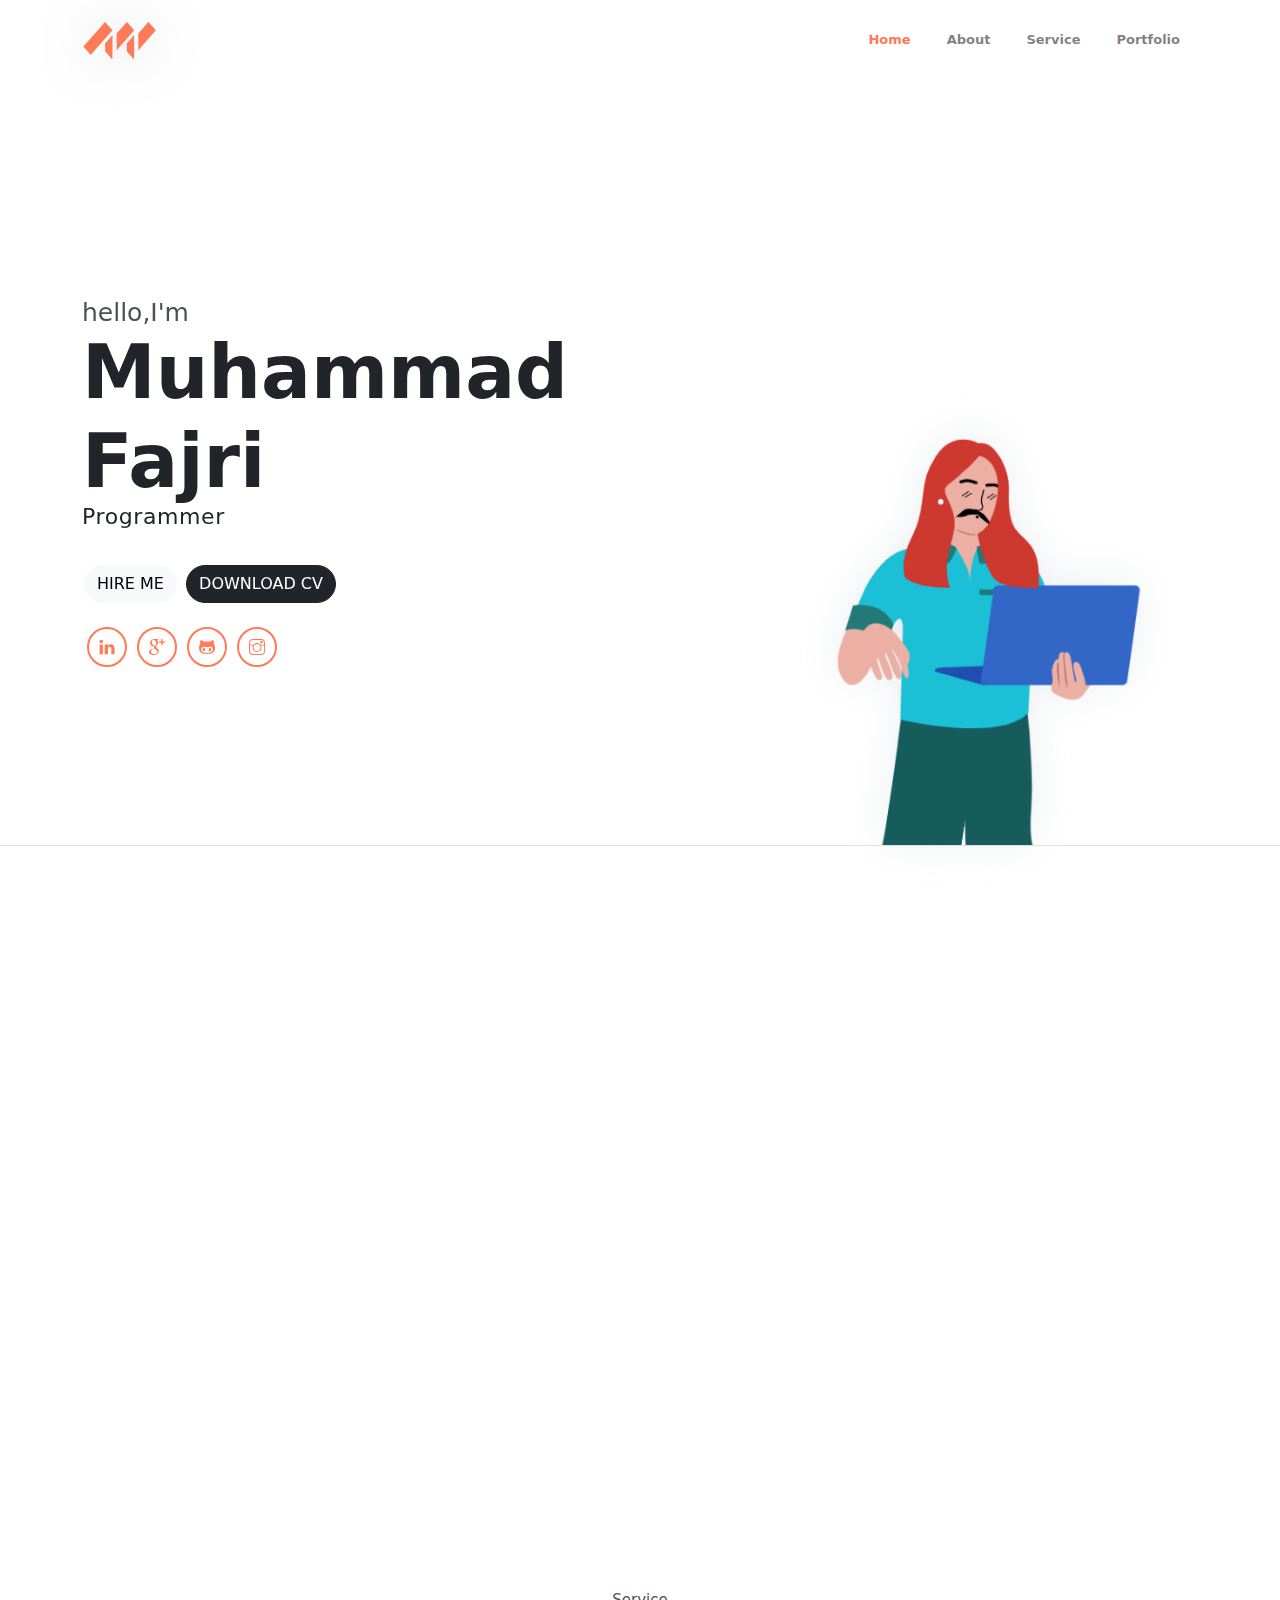
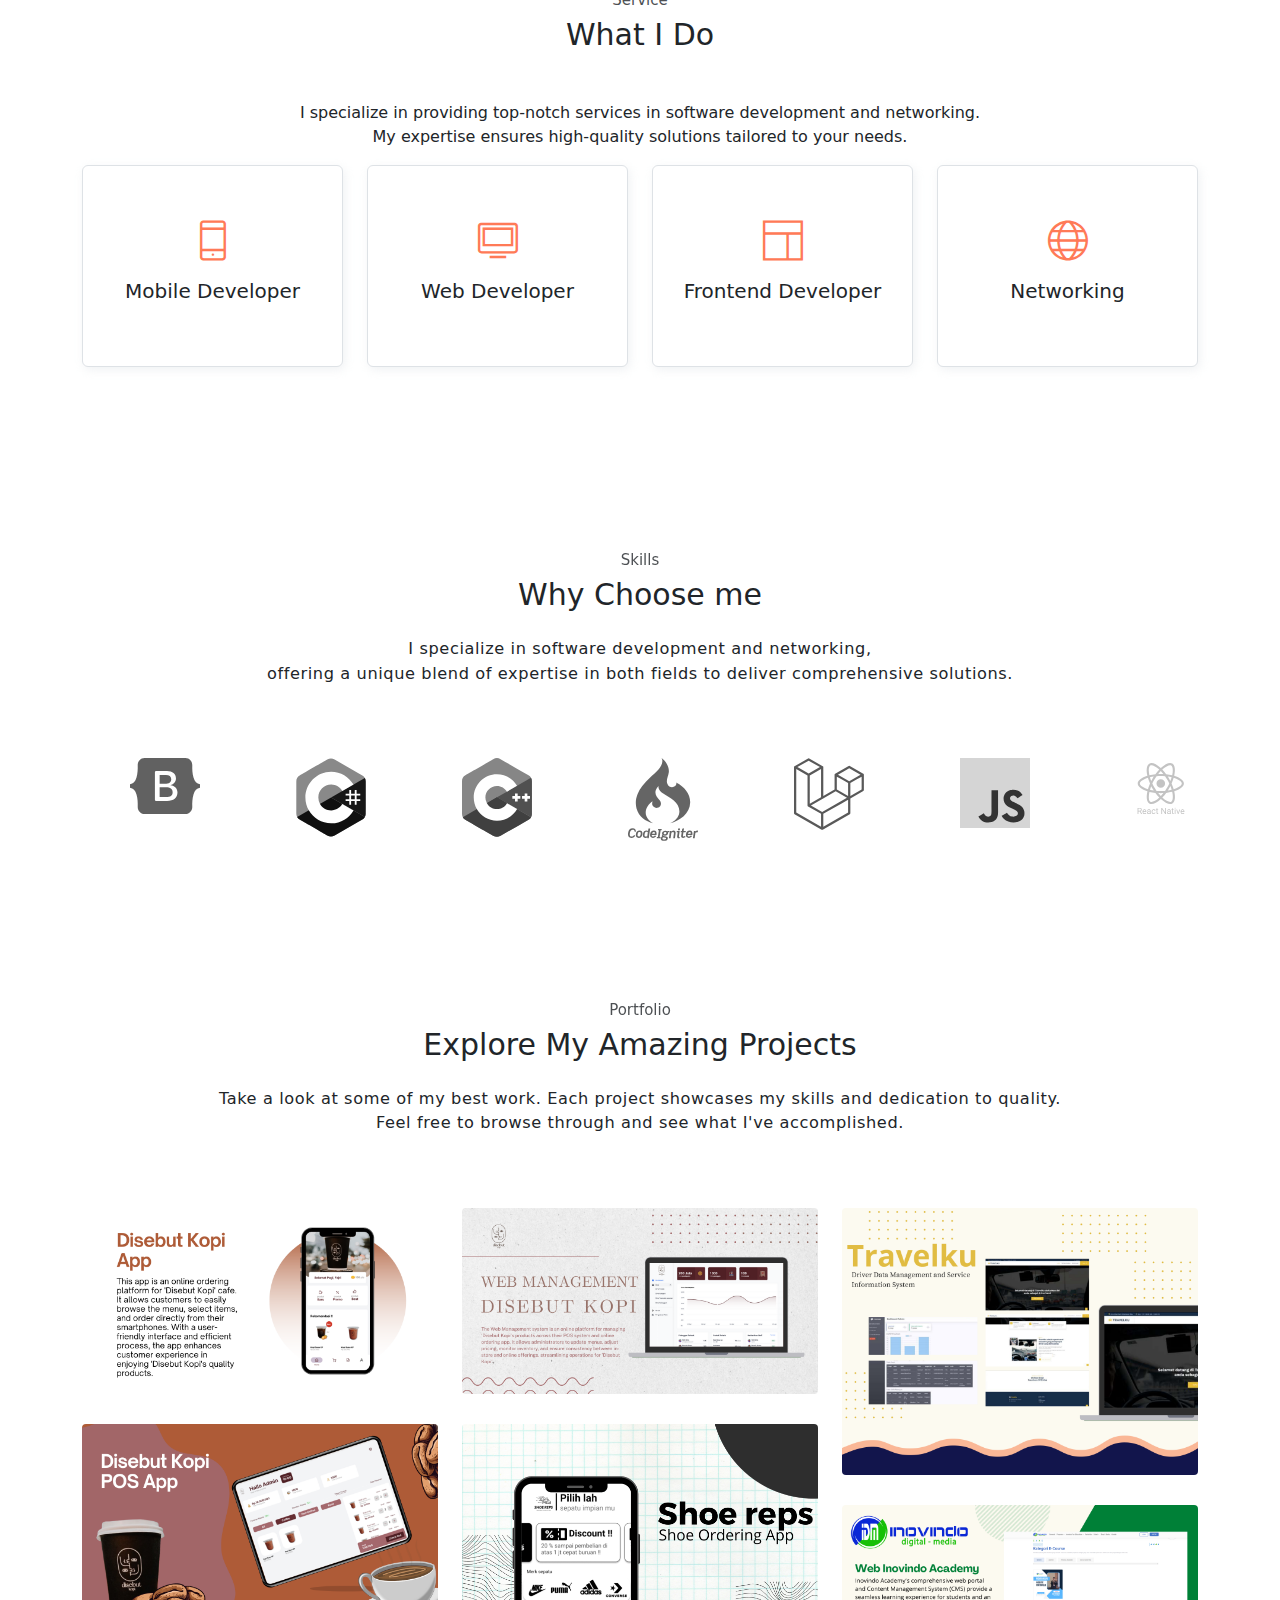
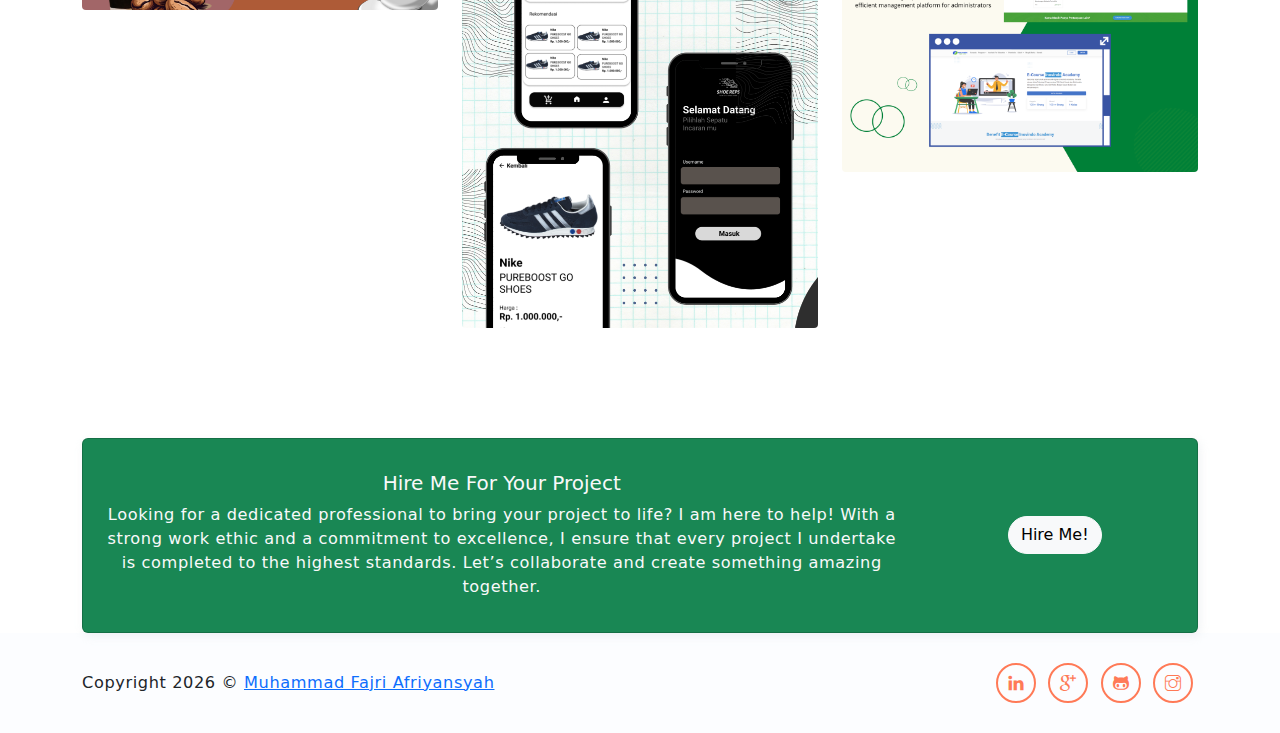
<file: index.html>
<!DOCTYPE html>
<html lang="en">
<head>
	<meta charset="utf-8">
    <meta name="viewport" content="width=device-width, initial-scale=1, shrink-to-fit=no">
    <meta name="description" content="Start your development with Steller landing page.">
    <meta name="author" content="Devcrud">
    <title>Muhammad Fajri Afriyansyah</title>
    <!-- font icons -->
    <link rel="stylesheet" href="assets/vendors/themify-icons/css/themify-icons.css">
    <!-- Bootstrap + Steller main styles -->
	<link rel="stylesheet" href="assets/css/steller.css">
    <link href="https://cdn.jsdelivr.net/npm/bootstrap@5.3.3/dist/css/bootstrap.min.css" rel="stylesheet" integrity="sha384-QWTKZyjpPEjISv5WaRU9OFeRpok6YctnYmDr5pNlyT2bRjXh0JMhjY6hW+ALEwIH" crossorigin="anonymous">
    <link rel="preconnect" href="https://fonts.googleapis.com">
    <link rel="stylesheet" href="https://anijs.github.io/lib/anicollection/anicollection.css">
    <link rel="preconnect" href="https://fonts.gstatic.com" crossorigin>
    <link href="https://fonts.googleapis.com/css2?family=New+Amsterdam&display=swap" rel="stylesheet">
    <link rel="stylesheet" href="https://unpkg.com/aos@next/dist/aos.css" />
</head>
<body data-spy="scroll" data-target=".navbar" data-offset="40" id="home">

    <!-- Page navigation -->
    <nav class="navbar navbar-expand-lg navbar-light fixed-top" data-spy="affix" data-offset-top="0">
        <div class="container">
            <a class="navbar-brand" href="#"><img src="assets/imgs/logo.svg" alt=""></a>
            <button class="navbar-toggler" type="button" data-toggle="collapse" data-target="#navbarSupportedContent" aria-controls="navbarSupportedContent" aria-expanded="false" aria-label="Toggle navigation">
                <span class="navbar-toggler-icon"></span>
            </button>

            <div class="collapse navbar-collapse" id="navbarSupportedContent">
                <ul class="navbar-nav ml-auto align-items-center">
                    <li class="nav-item">
                        <a class="nav-link" href="#home">Home</a>
                    </li>
                    <li class="nav-item">
                        <a class="nav-link" href="#about">About</a>
                    </li>
                    <li class="nav-item">
                        <a class="nav-link" href="#service">Service</a>
                    </li>                   
                    <li class="nav-item">
                        <a class="nav-link" href="#portfolio">Portfolio</a>
                    </li>
                    <!-- <li class="nav-item">
                        <a class="nav-link" href="#testmonial">Testmonial</a>
                    </li>
                    <li class="nav-item">
                        <a class="nav-link" href="#blog">Blog</a>
                    </li>
                    <li class="nav-item">
                        <a class="nav-link" href="#contact">Contact</a>
                    </li>
                    <li class="nav-item">
                        <a class="- btn btn-primary rounded ml-4" href="components.html">Copmonents</a>
                    </li> -->
                </ul>
            </div>
        </div>          
    </nav>
    <!-- End of page navibation -->

    <!-- Page Header -->
        <header class="header" id="home">
        <div class="container">
            <div class="infos" data-aos="zoom-in">
                <h6 class="subtitle">hello,I'm</h6>
                <h6 class="title">Muhammad Fajri </h6>
                <p>Programmer</p>

                <div class="buttons pt-3">
                    <button class="btn btn-light rounded">HIRE ME</button>
                    <button class="btn btn-dark rounded">DOWNLOAD CV</button>
                </div>      

                <div class="socials mt-4">
                    <a href="https://www.linkedin.com/in/muhammad-fajri-afriyansyah" target="_blank" class="social-item" href="javascript:void(0)"><i class="ti-linkedin"></i></a>
                    <a href="mailto:fajriafriyansyah1441h@gmail.com" class="social-item" href="javascript:void(0)"><i class="ti-google"></i></a>
                    <a href="https://github.com/fm-dev" target="_blank" class="social-item" href="javascript:void(0)"><i class="ti-github"></i></a>
                    <a href="https://www.instagram.com/fajriafriyansyah_/" target="_blank" class="social-item" href="javascript:void(0)"><i class="ti-instagram"></i></a>
                </div>
            </div>              
            <div class="img-holder" data-aos="fade-up">
                <img src="assets/imgs/image.png" alt="">
            </div>      
 
            <!-- <div class="w-100 text-center position-relative">
                <h1 class="h1-muhammad">Muhammad</h1>
                <h1 class="h1-fajri">Fajri</h1>
                <h1 class="h1-afriyansyah">Afriyansyah</h1>
                <div class="div-hero-section">
                    <img src="assets/imgs/fajriHeroSection.png" alt="" class="img-hero">
                </div>
                
            </div> -->
           
            
        </div>  
        
        <!-- Header-widget -->
        
    </header>
    <!-- End of Page Header -->
    
    <!-- About section -->
    <section id="about" class="section mt-3">
        <div class="container mt-5">
            <div class="row text-center text-md-left">
                <div class="col-md-3" data-aos="fade-right">
                    <img src="assets/imgs/fajri2.png" alt="" class="img-thumbnail mb-4">
                </div>
                <div class="pl-md-4 col-md-9 text-left" data-aos="fade-left">
                    <h6 class="title">Muhammad Fajri Afriyansyah</h6>
                    <p class="subtitle">Programmer</p>
                    <p >A graduate of Politeknik Caltex Riau with a high level of enthusiasm and motivation to pursue a career in information technology. Proficient in fundamental concepts of software development, computer networks, and information systems. Skilled in developing applications using various programming languages such as Java, PHP, VB.NET, and C#, as well as web technologies (HTML, CSS) and popular frameworks.
                        Experienced in PHP frameworks like CodeIgniter and Laravel for backend development. Proficient in frontend technologies, including React JS for web applications and React Native for mobile development. Well-versed in REST API concepts and their practical implementation.
                        Experienced in academic projects that hone technical skills and problem-solving abilities. Highly initiative, responsible, and always eager to learn new technologies. Detail-oriented, hardworking, and adaptable to change. Passionate about continuous self-development and contributing positively to the IT industry.</p>
                    <button class="btn btn-light rounded mt-3">DOWNLOAD CV</button>                   
                </div>
            </div>
        </div>
    </section>

    <!-- Service section -->
    <section id="service" class="section">
        <div class="container text-center">
            <h6 class="subtitle">Service</h6>
            <h6 class="section-title mb-4">What I Do</h6>
            <br class="mb-5 pb-4 ">I specialize in providing top-notch services in software development and networking.<br> My expertise ensures high-quality solutions tailored to your needs.</p>

            <div class="row ">
                <div class="col-sm-6 col-md-3 mb-4">
                    <div class="custom-card card border">
                        <div class="card-body">
                            <i class="icon ti-mobile"></i>
                            <h5>Mobile Developer</h5>
                        </div>
                    </div>
                </div>
                <div class="col-sm-6 col-md-3 mb-4">
                    <div class="custom-card card border">
                        <div class="card-body">
                            <i class="icon ti-desktop"></i>
                            <h5>Web Developer</h5>
                        </div>
                    </div>
                </div>
                <div class="col-sm-6 col-md-3 mb-4">
                    <div class="custom-card card border">
                        <div class="card-body">
                            <i class="icon ti-layout"></i>
                            <h5>Frontend Developer</h5>
                        </div>
                    </div>
                </div>
                <div class="col-sm-6 col-md-3 mb-4">
                    <div class="custom-card card border">
                        <div class="card-body">
                            <i class="icon ti-world"></i>
                            <h5>Networking</h5>
                        </div>
                    </div>
                </div>
                <!-- <div class="col-sm-6 col-md-3 mb-4">
                    <div class="custom-card card border">
                        <div class="card-body">
                            <i class="icon ti-mobile"></i>
                            <h5>App Design</h5>
                        </div>
                    </div>
                </div>
                <div class="col-sm-6 col-md-3 mb-4">
                    <div class="custom-card card border">
                        <div class="card-body">
                            <i class="icon ti-bar-chart"></i>
                            <h5>SEO</h5>
                        </div>
                    </div>
                </div> -->
            </div>
        </div>
    </section>
    <!-- End of Sectoin -->

    <!-- Skills section -->
    <section class="section">
        <div class="container text-center">
            <h6 class="subtitle">Skills</h6>
            <h6 class="section-title mb-4">Why Choose me</h6>
            <p class="mb-5 pb-4">I specialize in software development and networking,<br> offering a unique blend of expertise in both fields to deliver comprehensive solutions.</p>

            <div class="logo-carousel text-left d-flex flex-row overflow-hidden " >
                <div class="mx-5">
                    <img src="assets/imgs/logo/bootstrap-5-1.svg" alt="" class="imgLogo" style="width: 70px;">
                </div>
                <div class="mx-5">
                    <img src="assets/imgs/logo/c--4.svg" alt="" class="imgLogo" style="width: 70px;">
                </div>
                <div class="mx-5">
                    <img src="assets/imgs/logo/c.svg" alt="" class="imgLogo" style="width: 70px;">
                </div>
                <div class="mx-5">
                    <img src="assets/imgs/logo/codeigniter.svg" class="imgLogo" alt="" style="width: 70px;">
                </div>
                <div class="mx-5">
                    <img src="assets/imgs/logo/laravel-2.svg" class="imgLogo" alt="" style="width: 70px;">
                </div>
                <div class="mx-5">
                    <img src="assets/imgs/logo/logo-javascript.svg" class="imgLogo" alt="" style="width: 70px;">
                </div>
                <div class="mx-5">
                    <img src="assets/imgs/logo/react-native-1.svg" class="imgLogo" alt="" style="width: 70px;">
                </div>
                <div class="mx-5">
                    <img src="assets/imgs/logo/tailwindcss.svg" class="imgLogo" alt="" style="width: 70px;">
                </div>
            </div>
           
            
    </section>
    <!-- End of Skills sections -->

    <!-- Portfolio section -->
    <section id="portfolio" class="section">
        <div class="container text-center">
            <h6 class="subtitle">Portfolio</h6>
            <h6 class="section-title mb-4">Explore My Amazing Projects</h6>
            <p class="mb-5 pb-4">Take a look at some of my best work. Each project showcases my skills and dedication to quality. <br> Feel free to browse through and see what I've accomplished.</p>

            <div class="row">
                <div class="col-sm-4">
                    <div class="img-wrapper">
                        <img src="assets/imgs/disebutkopimobileapp.png" alt="">
                        <div class="overlay">
                            <div class="overlay-infos">
                                <h4>Mobile App</h4>
                                <h5>Disebut Kopi App</h5>
                                <a href="javascript:void(0)"><i class="ti-zoom-in"></i></a>
                                <a href="javascript:void(0)"><i class="ti-link"></i></a>
                            </div>  
                        </div>
                    </div>
                    <div class="img-wrapper">
                        <img src="assets/imgs/POSDisebutKopi.png" alt="">
                        <div class="overlay">
                            <div class="overlay-infos">
                                <h4>Mobile App</h4>
                                <h5>Disebut Kopi POS App</h5>
                                <a href="javascript:void(0)"><i class="ti-zoom-in"></i></a>
                                <a href="javascript:void(0)"><i class="ti-link"></i></a>
                            </div>                              
                        </div>
                    </div>                  
                </div>
                <div class="col-sm-4">
                    <div class="img-wrapper">
                        <img src="assets/imgs/webManagement.png" alt="">
                        <div class="overlay">
                            <div class="overlay-infos">
                                <h4>Web App</h4>
                                <h5>Web Management Disebut Kopi</h5>
                                <a href="javascript:void(0)"><i class="ti-zoom-in"></i></a>
                                <a href="javascript:void(0)"><i class="ti-link"></i></a>
                            </div>  
                        </div>
                    </div>
                    <div class="img-wrapper">
                        <img src="assets/imgs/pemesananSepatu.png" alt="">
                        <div class="overlay">
                            <div class="overlay-infos">
                                <h4>Mobile App</h4>
                                <h5>Shoe Reps</h5>
                                <a href="javascript:void(0)"><i class="ti-zoom-in"></i></a>
                                <a href="javascript:void(0)"><i class="ti-link"></i></a>
                            </div>                              
                        </div>
                    </div>                  
                </div>
                <div class="col-sm-4">
                    <div class="img-wrapper">
                        <img src="assets/imgs/Travelku.png" alt="">
                        <div class="overlay">
                            <div class="overlay-infos">
                                <h4>Web App</h4>
                                <h5>Driver Data Management and Service Information System</h5>
                                <a href="javascript:void(0)"><i class="ti-zoom-in"></i></a>
                                <a href="javascript:void(0)"><i class="ti-link"></i></a>
                            </div>  
                        </div>
                    </div>
                    <div class="img-wrapper">
                        <img src="assets/imgs/inovindoAcademy.png" alt="">
                        <div class="overlay">
                            <div class="overlay-infos">
                                <h4>Web App</h4>
                                <h5>Web Inovindo Academy</h5>
                                <a href="javascript:void(0)"><i class="ti-zoom-in"></i></a>
                                <a href="javascript:void(0)"><i class="ti-link"></i></a>
                            </div>                              
                        </div>
                    </div>                  
                </div>
            </div>

        </div>
    </section>
    <!-- End of portfolio section -->

    <!-- Testmonial Section -->
    <!-- <section id="testmonial" class="section">
        <div class="container text-center">
            <h6 class="subtitle">Testmonial</h6>
            <h6 class="section-title mb-4">What People Say About Me</h6>
            <p class="mb-5 pb-4">Lorem ipsum dolor sit amet, consectetur adipisicing elit. In alias dignissimos. <br> rerum commodi corrupti, temporibus non quam.</p>


            <div id="carouselExampleIndicators" class="carousel slide" data-ride="carousel">
                <ol class="carousel-indicators">
                    <li data-target="#carouselExampleIndicators" data-slide-to="0" class="active"></li>
                    <li data-target="#carouselExampleIndicators" data-slide-to="1"></li>
                    <li data-target="#carouselExampleIndicators" data-slide-to="2"></li>
                </ol>
                <div class="carousel-inner">
                    <div class="carousel-item active">
                        <div class="card testmonial-card border">
                            <div class="card-body">
                                <img src="assets/imgs/avatar-1.jpg" alt="">
                                <p>Lorem ipsum dolor sit amet, consectetur adipisicing elit. Magnam nostrum voluptates in enim vel amet?</p>
                                <h1 class="title">Emma Re</h1>
                                <h1 class="subtitle">Graphic Designer</h1>
                            </div>
                        </div>
                    </div>
                    <div class="carousel-item">
                        <div class="card testmonial-card border">
                            <div class="card-body">
                                <img src="assets/imgs/avatar-2.jpg" alt="">
                                <p>Lorem ipsum dolor sit amet, consectetur adipisicing elit. Magnam nostrum voluptates in enim vel amet?</p>
                                <h1 class="title">James Bert</h1>
                                <h1 class="subtitle">Web Designer</h1>
                            </div>
                        </div>
                    </div>
                    <div class="carousel-item">
                        <div class="card testmonial-card border">
                            <div class="card-body">
                                <img src="assets/imgs/avatar-3.jpg" alt="">
                                <p>Lorem ipsum dolor sit amet, consectetur adipisicing elit. Magnam nostrum voluptates in enim vel amet?</p>
                                <h1 class="title">Michael Abra</h1>
                                <h1 class="subtitle">Web Developer</h1>
                            </div>
                        </div>
                    </div>
                </div>
            </div>
        </div>
    </section> -->
    <!-- End of testmonial section -->

    <!-- Blog Section -->
    <!-- <section id="blog" class="section">
        <div class="container text-center">
            <h6 class="subtitle">My Blogs</h6>
            <h6 class="section-title mb-4">Latest News</h6>
            <p class="mb-5 pb-4">Lorem ipsum dolor sit amet, consectetur adipisicing elit. In alias dignissimos. <br> rerum commodi corrupti, temporibus non quam.</p>

            <div class="row text-left">
                <div class="col-md-4">
                    <div class="card border mb-4">
                        <img src="assets/imgs/blog-1.jpg" alt="" class="card-img-top w-100">
                        <div class="card-body">
                            <h5 class="card-title">Designe for Everyone</h5>
                            <div class="post-details">
                                <a href="javascript:void(0)">Posted By: Admin</a>
                                <a href="javascript:void(0)"><i class="ti-thumb-up"></i> 456</a>
                                <a href="javascript:void(0)"><i class="ti-comment"></i> 123</a>
                            </div>
                            <p>Lorem ipsum dolor sit amet, consectetur adipisicing elit. Ut ad vel dolorum, iusto velit, minima? Voluptas nemo harum impedit nisi.</p>
                            <a href="javascript:void(0)">Read More..</a>
                        </div>
                    </div>
                </div>
                <div class="col-md-4">
                    <div class="card border mb-4">
                        <img src="assets/imgs/blog-2.jpg" alt="" class="card-img-top w-100">
                        <div class="card-body">
                            <h5 class="card-title">Web Layouts</h5>
                            <div class="post-details">
                                <a href="javascript:void(0)">Posted By: Admin</a>
                                <a href="javascript:void(0)"><i class="ti-thumb-up"></i> 456</a>
                                <a href="javascript:void(0)"><i class="ti-comment"></i> 123</a>
                            </div>
                            <p>Lorem ipsum dolor sit amet, consectetur adipisicing elit. Ut ad vel dolorum, iusto velit, minima? Voluptas nemo harum impedit nisi.</p>
                            <a href="javascript:void(0)">Read More..</a>
                        </div>
                    </div>
                </div>
                <div class="col-md-4">
                    <div class="card border mb-4">
                        <img src="assets/imgs/blog-3.jpg" alt="" class="card-img-top w-100">
                        <div class="card-body">
                            <h5 class="card-title">Bootstrap Framework</h5>
                            <div class="post-details">
                                <a href="javascript:void(0)">Posted By: Admin</a>
                                <a href="javascript:void(0)"><i class="ti-thumb-up"></i> 456</a>
                                <a href="javascript:void(0)"><i class="ti-comment"></i> 123</a>
                            </div>
                            <p>Lorem ipsum dolor sit amet, consectetur adipisicing elit. Ut ad vel dolorum, iusto velit, minima? Voluptas nemo harum impedit nisi.</p>
                            <a href="javascript:void(0)">Read More..</a>
                        </div>
                    </div>
                </div>
            </div>
        </div>
    </section> -->

    <!-- Hire me section -->
    <section class="bg-gray p-0 section">
        <div class="container">
            <div class="card bg-success">
                <div class="card-body text-light">
                    <div class="row align-items-center">
                        <div class="col-sm-9 text-center text-sm-left">
                            <h5 class="mt-3">Hire Me For Your Project</h5>
                            <p class="mb-3">Looking for a dedicated professional to bring your project to life? I am here to help! With a strong work ethic and a commitment to excellence, I ensure that every project I undertake is completed to the highest standards. Let’s collaborate and create something amazing together.</p>
                        </div>
                        <div class="col-sm-3 text-center text-sm-right">
                            <button class="btn btn-light rounded">Hire Me!</button>
                        </div>
                    </div>
                </div> 
            </div>
        </div>
    </section>      
    <!-- End od Hire me section. -->

    <!-- Contact Section -->
    <!-- <section id="contact" class="position-relative section">
        <div class="container text-center">
            <h6 class="subtitle">Contact</h6>
            <h6 class="section-title mb-4">Get In Touch With Me</h6>
            <p class="mb-5 pb-4">Lorem ipsum dolor sit amet, consectetur adipisicing elit. In alias dignissimos. <br> rerum commodi corrupti, temporibus non quam.</p>

            <div class="contact text-left">
                <div class="form">
                    <h6 class="subtitle">Available 24/7</h6>
                    <h6 class="section-title mb-4">Get In Touch</h6>
                    <form>
                        <div class="form-group">
                            <input type="email" class="form-control" id="exampleInputEmail1" aria-describedby="emailHelp" placeholder="Enter email" required>
                        </div>
                        <div class="form-group">
                            <input type="password" class="form-control" id="exampleInputPassword1" placeholder="Password" required>
                        </div>
                        <div class="form-group">
                            <textarea name="contact-message" id="" cols="30" rows="5" class="form-control" placeholder="Message"></textarea>
                        </div>
                        <button type="submit" class="btn btn-primary btn-block rounded w-lg">Send Message</button>
                    </form>
                </div>
                <div class="contact-infos">
                    <div class="item">
                        <i class="ti-location-pin"></i>
                        <div class="">
                            <h5>Location</h5>
                            <p> 12345 Fake ST NoWhere AB Country</p>
                        </div>                          
                    </div>
                    <div class="item">
                        <i class="ti-mobile"></i>
                        <div>
                            <h5>Phone Number</h5>
                            <p>(123) 456-7890</p>
                        </div>                          
                    </div>
                    <div class="item">
                        <i class="ti-email"></i>
                        <div class="mb-0">
                            <h5>Email Address</h5>
                            <p>info@website.com</p>
                        </div>
                    </div>
                </div>                  
            </div>
        </div>  
        <div id="map">
            <iframe src="https://snazzymaps.com/embed/61257"></iframe>
        </div>      
    </section> -->
    <!-- End of Contact Section -->

    <!-- Page Footer -->
    <footer class="page-footer">
        <div class="container">
            <div class="row align-items-center">
                <div class="col-sm-6">
                    <p>Copyright <script>document.write(new Date().getFullYear())</script> &copy; <a href="https://www.linkedin.com/in/muhammad-fajri-afriyansyah" target="_blank">Muhammad Fajri Afriyansyah</a></p>
                </div>
                <div class="col-sm-6">
                    <div class="socials">
                        <a href="https://www.linkedin.com/in/muhammad-fajri-afriyansyah" target="_blank" class="social-item" href="javascript:void(0)"><i class="ti-linkedin"></i></a>
                        <a href="mailto:fajriafriyansyah1441h@gmail.com" class="social-item" href="javascript:void(0)"><i class="ti-google"></i></a>
                        <a href="https://github.com/fm-dev" target="_blank" class="social-item" href="javascript:void(0)"><i class="ti-github"></i></a>
                        <a href="https://www.instagram.com/fajriafriyansyah_/" target="_blank" class="social-item" href="javascript:void(0)"><i class="ti-instagram"></i></a>
                    </div>
                </div>
            </div>
        </div>
    </footer> 
    <!-- End of page footer -->
	
	<!-- core  -->
    <script src="assets/vendors/jquery/jquery-3.4.1.js"></script>
    <script src="assets/vendors/bootstrap/bootstrap.bundle.js"></script>
    <!-- bootstrap 3 affix -->
	<script src="assets/vendors/bootstrap/bootstrap.affix.js"></script>

    <!-- steller js -->
    <script src="assets/js/steller.js"></script>
    <!-- AniJS core library -->
  <script src="https://anijs.github.io/lib/anijs/anijs-min.js"></script> 
  
  <!-- Include to use $addClass, $toggleClass or $removeClass -->
  <script src="https://anijs.github.io/lib/anijs/helpers/dom/anijs-helper-dom-min.js"></script>
  <script src="https://unpkg.com/aos@next/dist/aos.js"></script>
  <script>
    AOS.init();
  </script>
</body>
</html>
</file>
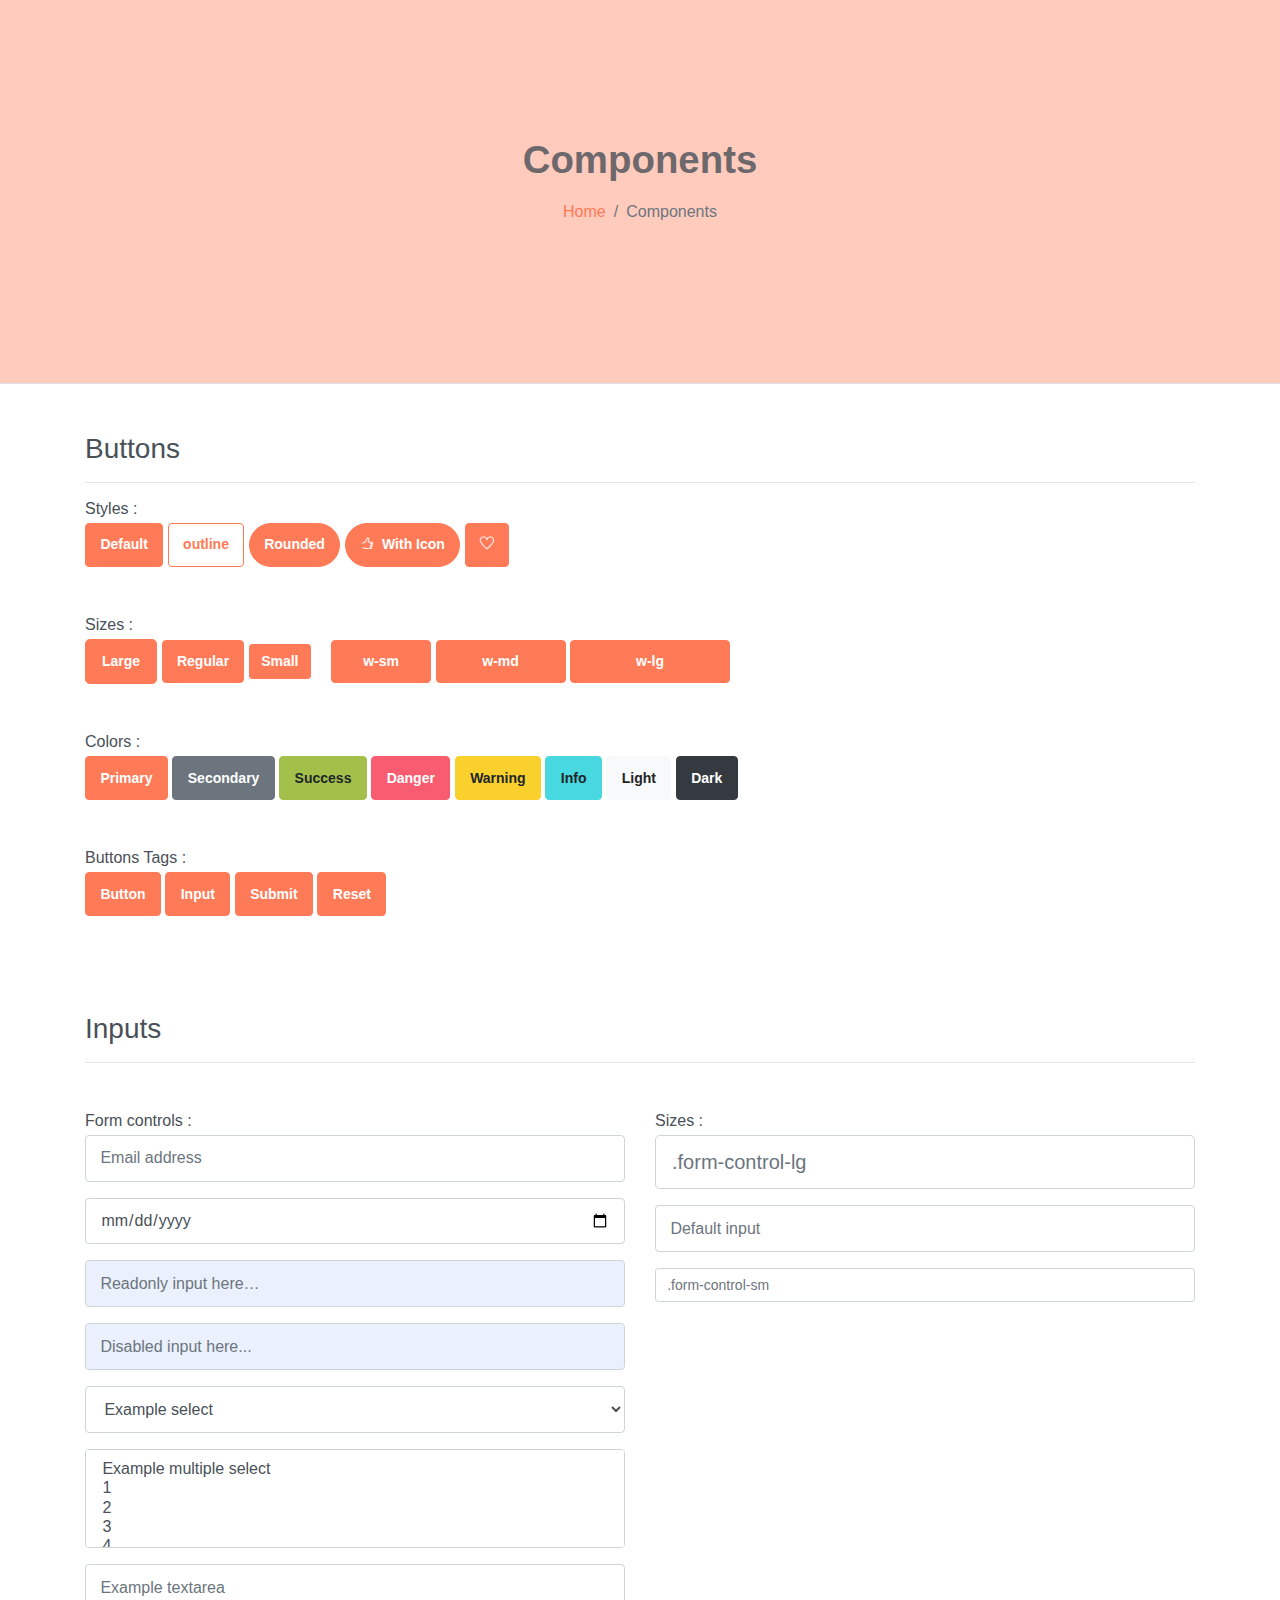
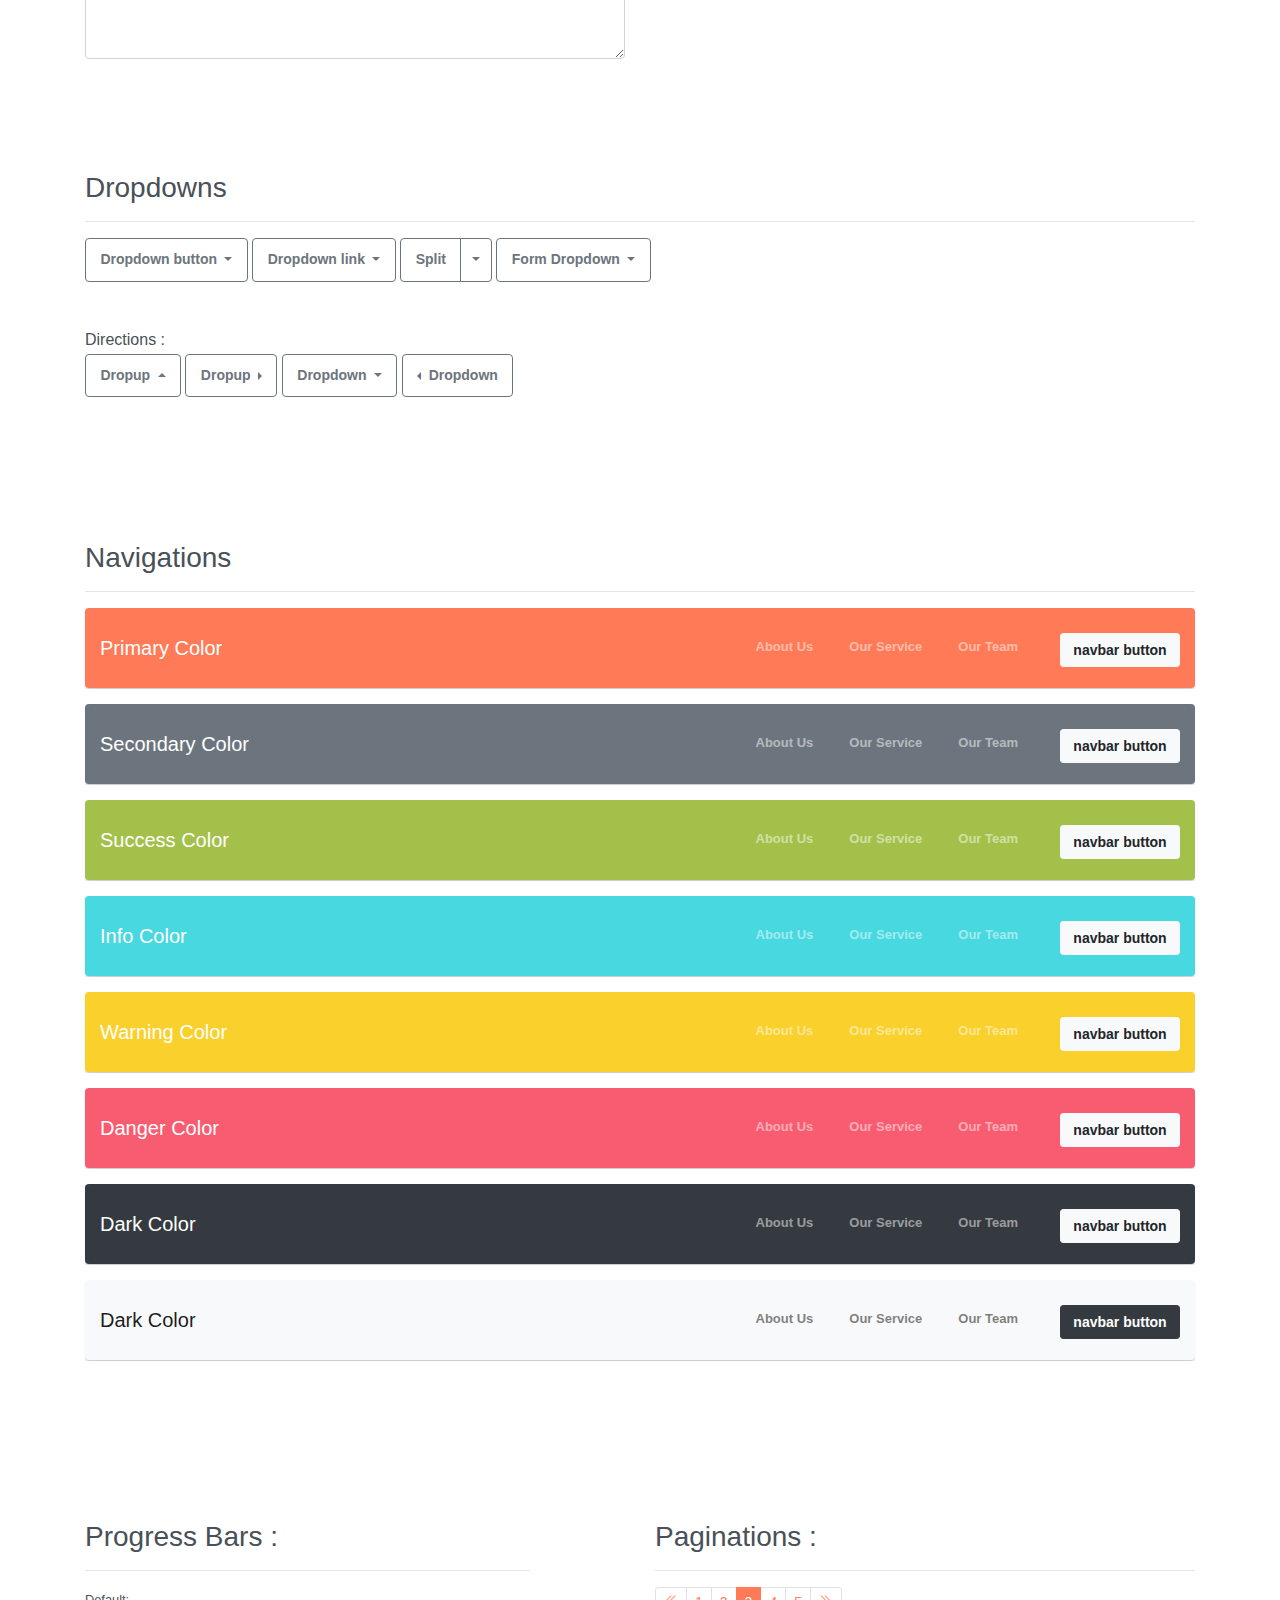
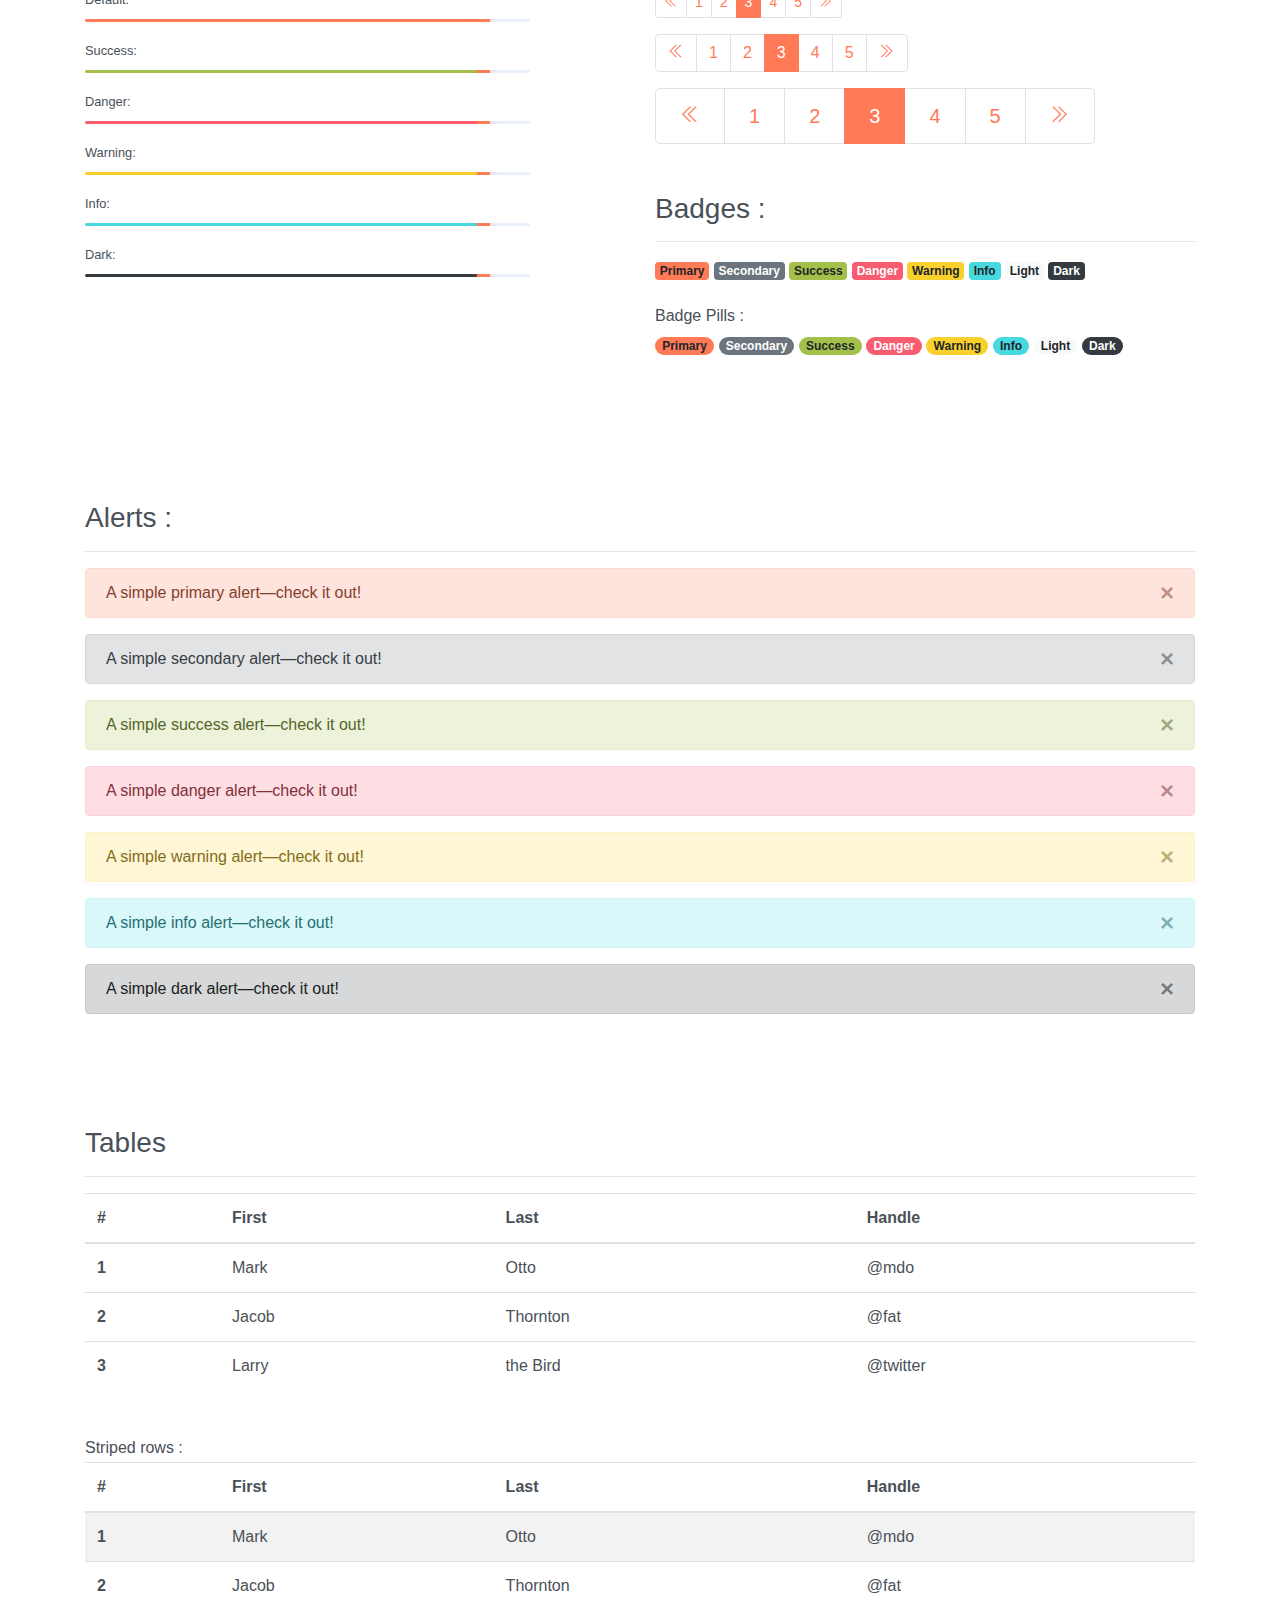
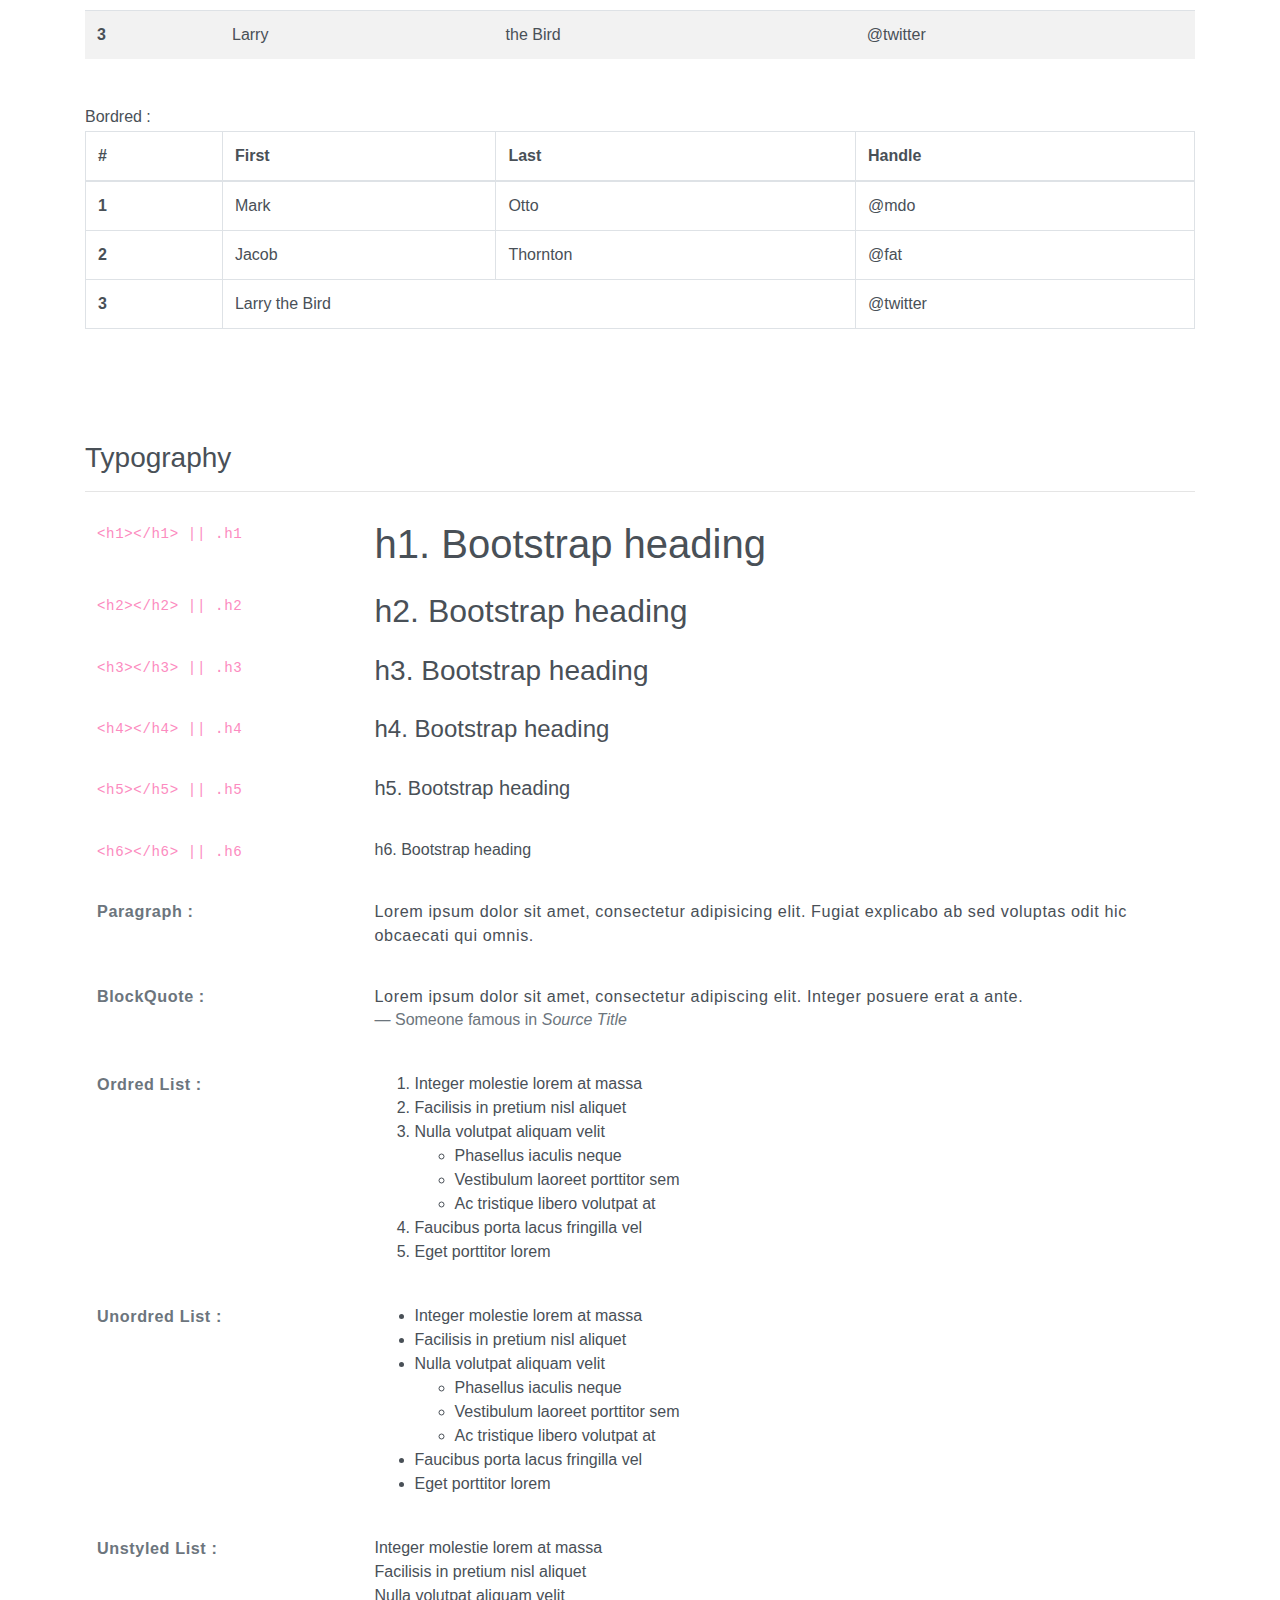
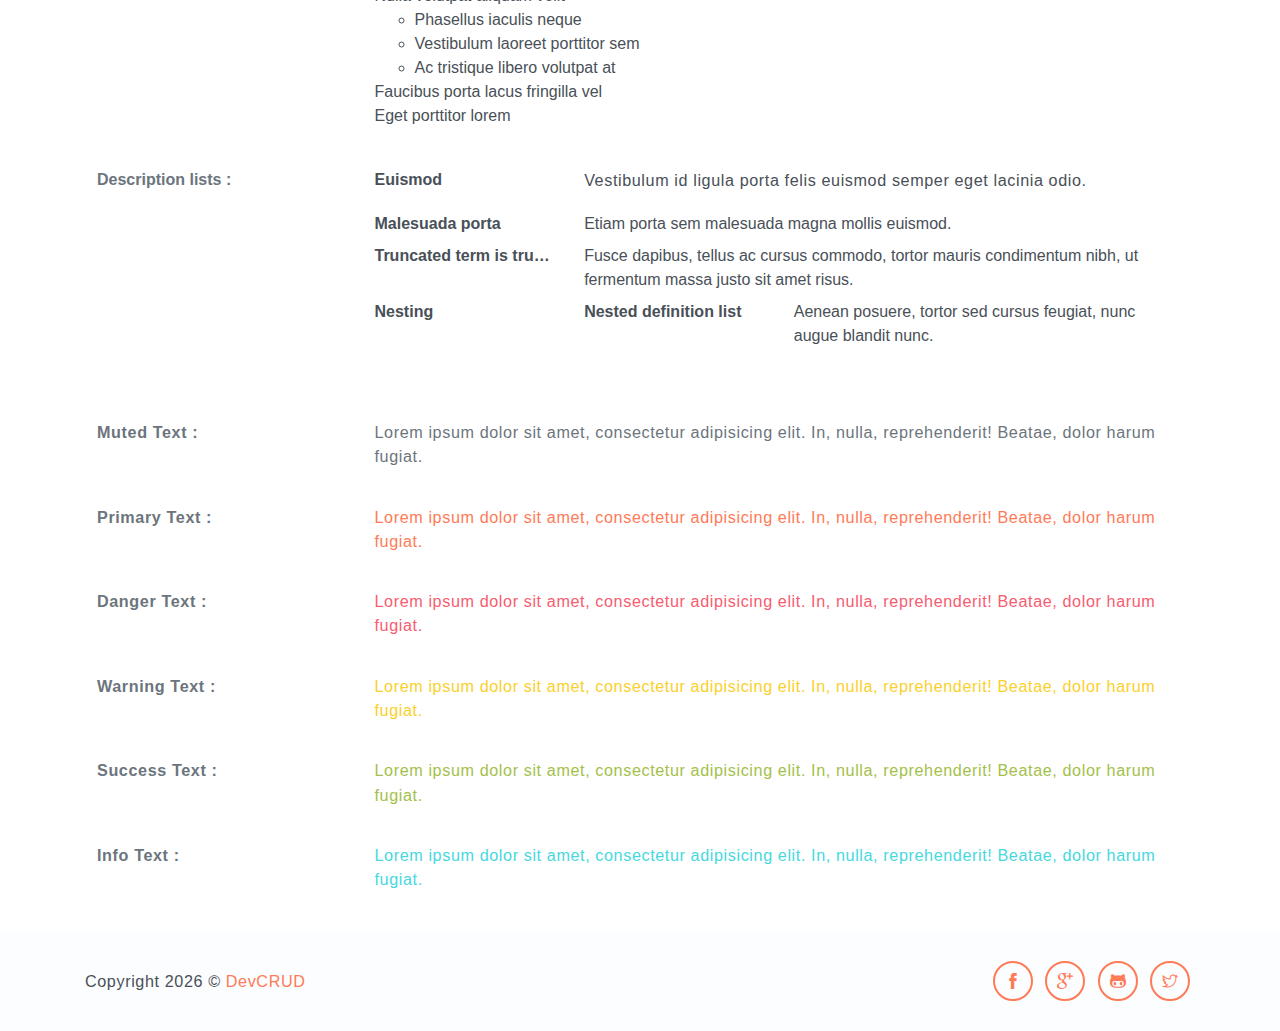
<file: components.html>
<!DOCTYPE html>
<html lang="en">
<head>
   <meta charset="utf-8">
   <meta name="viewport" content="width=device-width, initial-scale=1, shrink-to-fit=no">
   <meta name="description" content="Start your development with Steller landing page.">
   <meta name="author" content="Devcrud">
   <title>Steller | Components</title>
   <!-- font icons -->
   <link rel="stylesheet" href="assets/vendors/themify-icons/css/themify-icons.css">
   <!-- Bootstrap + Steller  -->
   <link rel="stylesheet" href="assets/css/steller.css">
</head>
<body>

   <!-- Page Header -->
   <header class="header header-mini"> 
      <div class="header-title">Components</div> 
      <nav aria-label="breadcrumb">
         <ol class="breadcrumb">
            <li class="breadcrumb-item"><a href="/">Home</a></li>
            <li class="breadcrumb-item active" aria-current="page">Components</li>
         </ol>
      </nav>
   </header> <!-- End Of Page Header -->

   <!-- main content -->
   <div class="container">

      <!-- Buttons -->
      <h3 class="mt-5">Buttons</h3>
      <hr>
      <h6 class="section-secondary-title">Styles :</h6>
      <button class="btn btn-primary">Default</button>
      <button class="btn btn-outline-primary">outline</button>
      <button class="btn btn-primary rounded">Rounded</button>
      <button class="btn btn-primary rounded"><i class="ti-thumb-up pr-1"></i> With Icon</button>
      <button class="btn btn-primary circle"><i class="ti-heart"></i></button>

      <h6 class="section-secondary-title mt-5">Sizes :</h6>
      <button class="btn btn-primary btn-lg">Large</button>
      <button class="btn btn-primary ">Regular</button>
      <button class="btn btn-primary btn-sm">Small</button>
      <button class="btn btn-primary w-sm ml-3">w-sm</button>
      <button class="btn btn-primary w-md">w-md</button>
      <button class="btn btn-primary w-lg">w-lg</button>

      <h6 class="section-secondary-title mt-5">Colors :</h6>          
      <button type="button" class="btn btn-primary">Primary</button>
      <button type="button" class="btn btn-secondary">Secondary</button>
      <button type="button" class="btn btn-success">Success</button>
      <button type="button" class="btn btn-danger">Danger</button>
      <button type="button" class="btn btn-warning">Warning</button>
      <button type="button" class="btn btn-info">Info</button>
      <button type="button" class="btn btn-light">Light</button>
      <button type="button" class="btn btn-dark">Dark</button>

      <h6 class="section-secondary-title mt-5">Buttons Tags :</h6>
      <button class="btn btn-primary" type="submit">Button</button>
      <input class="btn btn-primary" type="button" value="Input">
      <input class="btn btn-primary" type="submit" value="Submit">
      <input class="btn btn-primary" type="reset" value="Reset">
      
      <!-- devider -->
      <div class="py-5"></div>

      <!-- Inputs -->
      <h3>Inputs</h3>
      <hr>
      <div class="row mt-5">
         <div class="col-md-6">
            <h6 class="section-secondary-title">Form controls :</h6>        
            <div class="form-group">
               <input type="email" class="form-control" id="exampleFormControlInput1" placeholder="Email address">
            </div>
            <div class="form-group">
               <input type="date" class="form-control" id="exampleFormControlInput1" placeholder="Date">
            </div>
            <div class="form-group">
               <input class="form-control" type="text" placeholder="Readonly input here…" readonly>
            </div>
            <div class="form-group">
               <input class="form-control" id="disabledInput" type="text" placeholder="Disabled input here..." disabled>
            </div>
            <div class="form-group">
               <select class="form-control" id="exampleFormControlSelect1">
                  <option>Example select</option>
                  <option>1</option>
                  <option>2</option>
                  <option>3</option>
                  <option>4</option>
                  <option>5</option>
               </select>
            </div>
            <div class="form-group">
               <select multiple class="form-control" id="exampleFormControlSelect2">
                  <option>Example multiple select</option>
                  <option>1</option>
                  <option>2</option>
                  <option>3</option>
                  <option>4</option>
                  <option>5</option>
               </select>
            </div>
            <div class="form-group">
               <textarea class="form-control" id="exampleFormControlTextarea1" rows="3" placeholder="Example textarea"></textarea>
            </div>
         </div>
         <div class="col-md-6">
            <h6 class="section-secondary-title">Sizes :</h6>    
            <div class="form-group">
               <input class="form-control form-control-lg" type="text" placeholder=".form-control-lg">             
            </div>
            <div class="form-group">
               <input class="form-control" type="text" placeholder="Default input">
            </div>
            <div class="form-group">
               <input class="form-control form-control-sm" type="text" placeholder=".form-control-sm"> 
            </div>
         </div>
      </div> <!-- end of inputs -->   

      <!-- devider -->
      <div class="py-5"></div>             

      <!-- Dropdowns -->
      <h3 class="components-section-title font-weight-normal">Dropdowns</h3>
      <hr>
      <div class="dropdown d-inline-block">
         <button class="btn btn-outline-secondary dropdown-toggle" type="button" id="dropdownMenuButton" data-toggle="dropdown" aria-haspopup="true" aria-expanded="false">
         Dropdown button
         </button>
         <div class="dropdown-menu" aria-labelledby="dropdownMenuButton">
         <a class="dropdown-item" href="#">Action</a>
         <a class="dropdown-item" href="#">Another action</a>
         <a class="dropdown-item" href="#">Something else here</a>
         </div>
      </div>
      <div class="dropdown d-inline-block">
         <a class="btn btn-outline-secondary dropdown-toggle" href="#" role="button" id="dropdownMenuLink" data-toggle="dropdown" aria-haspopup="true" aria-expanded="false">
            Dropdown link
         </a>
         <div class="dropdown-menu" aria-labelledby="dropdownMenuLink">
            <a class="dropdown-item" href="#">Action</a>
            <a class="dropdown-item" href="#">Another action</a>
            <a class="dropdown-item" href="#">Something else here</a>
         </div>
      </div>
      <div class="btn-group">
         <button type="button" class="btn btn-outline-secondary">Split</button>
         <button type="button" class="btn btn-outline-secondary dropdown-toggle dropdown-toggle-split" data-toggle="dropdown" aria-haspopup="true" aria-expanded="false">
         <span class="sr-only">Toggle Dropdown</span>
         </button>
         <div class="dropdown-menu">
            <a class="dropdown-item" href="#">Action</a>
            <a class="dropdown-item" href="#">Another action</a>
            <a class="dropdown-item" href="#">Something else here</a>
            <div class="dropdown-divider"></div>
            <a class="dropdown-item" href="#">Separated link</a>
         </div>
      </div>
      <div class="btn-group">
         <button class="btn btn-outline-secondary dropdown-toggle" type="button" id="dropdownMenuButton" data-toggle="dropdown" aria-haspopup="true" aria-expanded="false">
            Form Dropdown
         </button>
         <div class="dropdown-menu form">
            <form class="px-4 py-3">
               <div class="form-group">
                  <input type="email" class="form-control" id="exampleDropdownFormEmail1" placeholder="email@example.com">
               </div>
               <div class="form-group">
                  <input type="password" class="form-control" id="exampleDropdownFormPassword1" placeholder="Password">
               </div>
               <div class="form-check mb-3">
                  <input type="checkbox" class="form-check-input" id="dropdownCheck">
                  <label class="form-check-label" for="dropdownCheck">
                     Remember me
                  </label>
               </div>
               <button type="submit" class="btn btn-primary btn-block">Sign in</button>
            </form>
            <div class="dropdown-divider"></div>
            <a class="dropdown-item" href="#"><small>New around here? Sign up</small></a>
            <a class="dropdown-item" href="#"><small>Forgot password?</small></a>
         </div>
      </div>       
      <h6 class="section-secondary-title mt-5">Directions :</h6>  
      <div class="btn-group dropup">
         <button type="button" class="btn btn-outline-secondary dropdown-toggle" data-toggle="dropdown" aria-haspopup="true" aria-expanded="false">
            Dropup
         </button>
         <div class="dropdown-menu">
            <a class="dropdown-item" href="#">Action</a>
            <a class="dropdown-item" href="#">Another action</a>
            <a class="dropdown-item" href="#">Something else here</a>
            <div class="dropdown-divider"></div>
            <a class="dropdown-item" href="#">Separated link</a>
         </div>
      </div>
      <div class="btn-group dropright">
         <button type="button" class="btn btn-outline-secondary dropdown-toggle" data-toggle="dropdown" aria-haspopup="true" aria-expanded="false">
            Dropup
         </button>
         <div class="dropdown-menu">
            <a class="dropdown-item" href="#">Action</a>
            <a class="dropdown-item" href="#">Another action</a>
            <a class="dropdown-item" href="#">Something else here</a>
            <div class="dropdown-divider"></div>
            <a class="dropdown-item" href="#">Separated link</a>
         </div>
      </div>
      <div class="btn-group">
         <button type="button" class="btn btn-outline-secondary dropdown-toggle" data-toggle="dropdown" aria-haspopup="true" aria-expanded="false">
            Dropdown
         </button>
         <div class="dropdown-menu">
            <a class="dropdown-item" href="#">Action</a>
            <a class="dropdown-item" href="#">Another action</a>
            <a class="dropdown-item" href="#">Something else here</a>
            <div class="dropdown-divider"></div>
            <a class="dropdown-item" href="#">Separated link</a>
         </div>
      </div>
      <div class="btn-group dropleft">
         <button type="button" class="btn btn-outline-secondary dropdown-toggle" data-toggle="dropdown" aria-haspopup="true" aria-expanded="false">
            Dropdown
         </button>
         <div class="dropdown-menu">
            <a class="dropdown-item" href="#">Action</a>
            <a class="dropdown-item" href="#">Another action</a>
            <a class="dropdown-item" href="#">Something else here</a>
            <div class="dropdown-divider"></div>
            <a class="dropdown-item" href="#">Separated link</a>
         </div>
      </div> <!-- end of Dropdowns -->  

      <!-- devider -->
      <div class="py-5"></div>   

      <!-- navbars -->
      <h3 class="components-section-title font-weight-normal mt-5">Navigations</h3>
      <hr>
      <nav class="navbar navbar-expand-sm navbar-dark bg-primary rounded shadow mb-3">
         <div class="container">
            <a class="navbar-brand" href="#">Primary Color</a>
            <button class="navbar-toggler ml-auto" type="button" data-toggle="collapse" data-target="#navbarSupportedContent" aria-controls="navbarSupportedContent" aria-expanded="false" aria-label="Toggle navigation">
            <span class="navbar-toggler-icon"></span>
            </button>
            <div class="collapse navbar-collapse" id="navbarSupportedContent">
               <ul class="navbar-nav ml-auto"> 
                  <li class="nav-item">
                     <a class="nav-link" href="#about">About Us</a>
                  </li>
                  <li class="nav-item">
                     <a class="nav-link" href="#service">Our Service</a>
                  </li>
                  <li class="nav-item">
                     <a class="nav-link" href="#team">Our Team</a>
                  </li>
                  <li class="nav-item">
                     <a href="#book-table" class="ml-4 mt-1 btn btn-light btn-sm">navbar button</a>
                  </li>
               </ul>                       
            </div>
         </div>
      </nav>
      <nav class="navbar navbar-expand-sm navbar-dark bg-secondary rounded shadow mb-3">
         <div class="container">
            <a class="navbar-brand" href="#">Secondary Color</a>
            <button class="navbar-toggler ml-auto" type="button" data-toggle="collapse" data-target="#navbarSupportedContent" aria-controls="navbarSupportedContent" aria-expanded="false" aria-label="Toggle navigation">
            <span class="navbar-toggler-icon"></span>
            </button>
            <div class="collapse navbar-collapse" id="navbarSupportedContent">
               <ul class="navbar-nav ml-auto"> 
                  <li class="nav-item">
                     <a class="nav-link" href="#about">About Us</a>
                  </li>
                  <li class="nav-item">
                     <a class="nav-link" href="#service">Our Service</a>
                  </li>
                  <li class="nav-item">
                     <a class="nav-link" href="#team">Our Team</a>
                  </li>
                  <li class="nav-item">
                     <a href="#book-table" class="ml-4 mt-1 btn btn-light btn-sm">navbar button</a>
                  </li>
               </ul>                       
            </div>
         </div>
      </nav>
      <nav class="navbar navbar-expand-sm navbar-dark bg-success rounded shadow mb-3">
         <div class="container">
            <a class="navbar-brand" href="#">Success Color</a>
            <button class="navbar-toggler ml-auto" type="button" data-toggle="collapse" data-target="#navbarSupportedContent" aria-controls="navbarSupportedContent" aria-expanded="false" aria-label="Toggle navigation">
            <span class="navbar-toggler-icon"></span>
            </button>
            <div class="collapse navbar-collapse" id="navbarSupportedContent">
               <ul class="navbar-nav ml-auto"> 
                  <li class="nav-item">
                     <a class="nav-link" href="#about">About Us</a>
                  </li>
                  <li class="nav-item">
                     <a class="nav-link" href="#service">Our Service</a>
                  </li>
                  <li class="nav-item">
                     <a class="nav-link" href="#team">Our Team</a>
                  </li>
                  <li class="nav-item">
                     <a href="#book-table" class="ml-4 mt-1 btn btn-light btn-sm">navbar button</a>
                  </li>
               </ul>                       
            </div>
         </div>
      </nav>
      <nav class="navbar navbar-expand-sm navbar-dark bg-info rounded shadow mb-3">
         <div class="container">
            <a class="navbar-brand" href="#">Info Color</a>
            <button class="navbar-toggler ml-auto" type="button" data-toggle="collapse" data-target="#navbarSupportedContent" aria-controls="navbarSupportedContent" aria-expanded="false" aria-label="Toggle navigation">
            <span class="navbar-toggler-icon"></span>
            </button>
            <div class="collapse navbar-collapse" id="navbarSupportedContent">
               <ul class="navbar-nav ml-auto"> 
                  <li class="nav-item">
                     <a class="nav-link" href="#about">About Us</a>
                  </li>
                  <li class="nav-item">
                     <a class="nav-link" href="#service">Our Service</a>
                  </li>
                  <li class="nav-item">
                     <a class="nav-link" href="#team">Our Team</a>
                  </li>
                  <li class="nav-item">
                     <a href="#book-table" class="ml-4 mt-1 btn btn-light btn-sm">navbar button</a>
                  </li>
               </ul>                       
            </div>
         </div>
      </nav>
      <nav class="navbar navbar-expand-sm navbar-dark bg-warning rounded shadow mb-3">
         <div class="container">
            <a class="navbar-brand" href="#">Warning Color</a>
            <button class="navbar-toggler ml-auto" type="button" data-toggle="collapse" data-target="#navbarSupportedContent" aria-controls="navbarSupportedContent" aria-expanded="false" aria-label="Toggle navigation">
            <span class="navbar-toggler-icon"></span>
            </button>
            <div class="collapse navbar-collapse" id="navbarSupportedContent">
               <ul class="navbar-nav ml-auto"> 
                  <li class="nav-item">
                     <a class="nav-link" href="#about">About Us</a>
                  </li>
                  <li class="nav-item">
                     <a class="nav-link" href="#service">Our Service</a>
                  </li>
                  <li class="nav-item">
                     <a class="nav-link" href="#team">Our Team</a>
                  </li>
                  <li class="nav-item">
                     <a href="#book-table" class="ml-4 mt-1 btn btn-light btn-sm">navbar button</a>
                  </li>
               </ul>                       
            </div>
         </div>
      </nav>
      <nav class="navbar navbar-expand-sm navbar-dark bg-danger rounded shadow mb-3">
         <div class="container">
            <a class="navbar-brand" href="#">Danger Color</a>
            <button class="navbar-toggler ml-auto" type="button" data-toggle="collapse" data-target="#navbarSupportedContent" aria-controls="navbarSupportedContent" aria-expanded="false" aria-label="Toggle navigation">
            <span class="navbar-toggler-icon"></span>
            </button>
            <div class="collapse navbar-collapse" id="navbarSupportedContent">
               <ul class="navbar-nav ml-auto"> 
                  <li class="nav-item">
                     <a class="nav-link" href="#about">About Us</a>
                  </li>
                  <li class="nav-item">
                     <a class="nav-link" href="#service">Our Service</a>
                  </li>
                  <li class="nav-item">
                     <a class="nav-link" href="#team">Our Team</a>
                  </li>
                  <li class="nav-item">
                     <a href="#book-table" class="ml-4 mt-1 btn btn-light btn-sm">navbar button</a>
                  </li>
               </ul>                       
            </div>
         </div>
      </nav>
      <nav class="navbar navbar-expand-sm navbar-dark bg-dark rounded shadow mb-3">
         <div class="container">
            <a class="navbar-brand" href="#">Dark Color</a>
            <button class="navbar-toggler ml-auto" type="button" data-toggle="collapse" data-target="#navbarSupportedContent" aria-controls="navbarSupportedContent" aria-expanded="false" aria-label="Toggle navigation">
            <span class="navbar-toggler-icon"></span>
            </button>
            <div class="collapse navbar-collapse" id="navbarSupportedContent">
               <ul class="navbar-nav ml-auto"> 
                  <li class="nav-item">
                     <a class="nav-link" href="#about">About Us</a>
                  </li>
                  <li class="nav-item">
                     <a class="nav-link" href="#service">Our Service</a>
                  </li>
                  <li class="nav-item">
                     <a class="nav-link" href="#team">Our Team</a>
                  </li>
                  <li class="nav-item">
                     <a href="#book-table" class="ml-4 mt-1 btn btn-light btn-sm">navbar button</a>
                  </li>
               </ul>                       
            </div>
         </div>
      </nav>
      <nav class="navbar navbar-expand-sm navbar-light bg-light rounded shadow mb-3">
         <div class="container">
            <a class="navbar-brand" href="#">Dark Color</a>
            <button class="navbar-toggler ml-auto" type="button" data-toggle="collapse" data-target="#navbarSupportedContent" aria-controls="navbarSupportedContent" aria-expanded="false" aria-label="Toggle navigation">
            <span class="navbar-toggler-icon"></span>
            </button>
            <div class="collapse navbar-collapse" id="navbarSupportedContent">
               <ul class="navbar-nav ml-auto"> 
                  <li class="nav-item">
                     <a class="nav-link" href="#about">About Us</a>
                  </li>
                  <li class="nav-item">
                     <a class="nav-link" href="#service">Our Service</a>
                  </li>
                  <li class="nav-item">
                     <a class="nav-link" href="#team">Our Team</a>
                  </li>
                  <li class="nav-item">
                     <a href="#book-table" class="ml-4 mt-1 btn btn-dark btn-sm">navbar button</a>
                  </li>
               </ul>                       
            </div>
         </div>
      </nav>
      <!-- End of navbars -->

      <!-- devider -->
      <div class="py-5"></div>   
      
      <!-- progress bars -->
      <div class="row justify-content-between">
         <div class="col-md-5">
            <h3 class="components-section-title font-weight-normal mt-5">Progress Bars :</h3>
            <hr>
            <small>Default: </small>
            <div class="progress mt-2 mb-3">
               <div class="progress-bar" role="progressbar" style="width: 90%" aria-valuenow="25" aria-valuemin="0" aria-valuemax="100"><span>90%</span></div>
            </div>
            <small>Success:</small>
            <div class="progress mt-2 mb-3">
               <div class="progress-bar bg-success" role="progressbar" style="width: 90%" aria-valuenow="25" aria-valuemin="0" aria-valuemax="100"><span>90%</span></div>
            </div>
            <small>Danger:</small>
            <div class="progress mt-2 mb-3">
               <div class="progress-bar bg-danger" role="progressbar" style="width: 90%" aria-valuenow="25" aria-valuemin="0" aria-valuemax="100"><span>90%</span></div>
            </div>
            <small>Warning:</small>
            <div class="progress mt-2 mb-3">
               <div class="progress-bar bg-warning" role="progressbar" style="width: 90%" aria-valuenow="25" aria-valuemin="0" aria-valuemax="100"><span>90%</span></div>
            </div>
            <small>Info:</small>
            <div class="progress mt-2 mb-3">
               <div class="progress-bar bg-info" role="progressbar" style="width: 90%" aria-valuenow="25" aria-valuemin="0" aria-valuemax="100"><span>90%</span></div>
            </div>
            <small>Dark:</small>
            <div class="progress mt-2 mb-3">
               <div class="progress-bar bg-dark" role="progressbar" style="width: 90%" aria-valuenow="25" aria-valuemin="0" aria-valuemax="100"><span>90%</span></div>
            </div>
         </div>
         <div class="col-md-6">
            <h3 class="components-section-title font-weight-normal mt-5">Paginations :</h3>
            <hr>
            <nav aria-label="Page navigation example">
               <ul class="pagination pagination-sm">
                  <li class="page-item"><a class="page-link" href="#"><i class="ti-angle-double-left"></i></a></li>
                  <li class="page-item"><a class="page-link" href="#">1</a></li>
                  <li class="page-item"><a class="page-link" href="#">2</a></li>
                  <li class="page-item active"><a class="page-link" href="#">3</a></li>
                  <li class="page-item"><a class="page-link" href="#">4</a></li>
                  <li class="page-item"><a class="page-link" href="#">5</a></li>
                  <li class="page-item"><a class="page-link" href="#"><i class="ti-angle-double-right"></i></a></li>
               </ul>
            </nav>
            <nav aria-label="Page navigation example">
               <ul class="pagination">
               <li class="page-item"><a class="page-link" href="#"><i class="ti-angle-double-left"></i></a></li>
                  <li class="page-item"><a class="page-link" href="#">1</a></li>
                  <li class="page-item"><a class="page-link" href="#">2</a></li>
                  <li class="page-item active"><a class="page-link" href="#">3</a></li>
                  <li class="page-item"><a class="page-link" href="#">4</a></li>
                  <li class="page-item"><a class="page-link" href="#">5</a></li>
                  <li class="page-item"><a class="page-link" href="#"><i class="ti-angle-double-right"></i></a></li>
               </ul>
            </nav>
            <nav aria-label="Page navigation example">
               <ul class="pagination pagination-lg">
                  <li class="page-item"><a class="page-link" href="#"><i class="ti-angle-double-left"></i></a></li>
                  <li class="page-item"><a class="page-link" href="#">1</a></li>
                  <li class="page-item"><a class="page-link" href="#">2</a></li>
                  <li class="page-item active"><a class="page-link" href="#">3</a></li>
                  <li class="page-item"><a class="page-link" href="#">4</a></li>
                  <li class="page-item"><a class="page-link" href="#">5</a></li>
                  <li class="page-item"><a class="page-link" href="#"><i class="ti-angle-double-right"></i></a></li>
               </ul>
            </nav>

            <!-- Badges -->
            <h3 class="components-section-title font-weight-normal mt-5">Badges :</h3>
            <hr>
            <span class="badge badge-primary">Primary</span>
            <span class="badge badge-secondary">Secondary</span>
            <span class="badge badge-success">Success</span>
            <span class="badge badge-danger">Danger</span>
            <span class="badge badge-warning">Warning</span>
            <span class="badge badge-info">Info</span>
            <span class="badge badge-light">Light</span>
            <span class="badge badge-dark">Dark</span>
            <h6 class="section-secondary-title mt-4 mb-2">Badge Pills :</h6>
            <span class="badge badge-pill badge-primary">Primary</span>
            <span class="badge badge-pill badge-secondary">Secondary</span>
            <span class="badge badge-pill badge-success">Success</span>
            <span class="badge badge-pill badge-danger">Danger</span>
            <span class="badge badge-pill badge-warning">Warning</span>
            <span class="badge badge-pill badge-info">Info</span>
            <span class="badge badge-pill badge-light">Light</span>
            <span class="badge badge-pill badge-dark">Dark</span>
         </div>
      </div> <!-- End of Progress bars -->

      <!-- devider -->
      <div class="py-5"></div>  

      <!-- Alerts -->
      <h3 class="components-section-title font-weight-normal mt-5">Alerts :</h3>
      <hr>
      <div class="alert alert-primary alert-dismissible fade show" role="alert">
         A simple primary alert—check it out!
         <button type="button" class="close" data-dismiss="alert" aria-label="Close">
            <span aria-hidden="true">&times;</span>
         </button>
      </div>
      <div class="alert alert-secondary alert-dismissible fade show" role="alert">
         A simple secondary alert—check it out!
         <button type="button" class="close" data-dismiss="alert" aria-label="Close">
            <span aria-hidden="true">&times;</span>
         </button>
      </div>
      <div class="alert alert-success alert-dismissible fade show" role="alert">
         A simple success alert—check it out!
         <button type="button" class="close" data-dismiss="alert" aria-label="Close">
            <span aria-hidden="true">&times;</span>
         </button>
      </div>
      <div class="alert alert-danger alert-dismissible fade show" role="alert">
         A simple danger alert—check it out!
         <button type="button" class="close" data-dismiss="alert" aria-label="Close">
            <span aria-hidden="true">&times;</span>
         </button>
      </div>
      <div class="alert alert-warning alert-dismissible fade show" role="alert">
         A simple warning alert—check it out!
         <button type="button" class="close" data-dismiss="alert" aria-label="Close">
            <span aria-hidden="true">&times;</span>
         </button>
      </div>
      <div class="alert alert-info alert-dismissible fade show" role="alert">
         A simple info alert—check it out!
         <button type="button" class="close" data-dismiss="alert" aria-label="Close">
            <span aria-hidden="true">&times;</span>
         </button>
      </div>
      <div class="alert alert-dark alert-dismissible fade show" role="alert">
         A simple dark alert—check it out!
         <button type="button" class="close" data-dismiss="alert" aria-label="Close">
            <span aria-hidden="true">&times;</span>
         </button>
      </div>
      <!-- end of alerts -->

      <!-- devider -->
      <div class="py-5"></div> 
   
      <!-- tables -->
      <h3 class="components-section-title">Tables</h3>
      <hr>
      <table class="table">
         <thead>
            <tr>
               <th scope="col">#</th>
               <th scope="col">First</th>
               <th scope="col">Last</th>
               <th scope="col">Handle</th>
            </tr>
         </thead>
         <tbody>
            <tr>
               <th scope="row">1</th>
               <td>Mark</td>
               <td>Otto</td>
               <td>@mdo</td>
            </tr>
            <tr>
               <th scope="row">2</th>
               <td>Jacob</td>
               <td>Thornton</td>
               <td>@fat</td>
            </tr>
            <tr>
               <th scope="row">3</th>
               <td>Larry</td>
               <td>the Bird</td>
               <td>@twitter</td>
            </tr>
         </tbody>
      </table>

      <h6 class="section-secondary-title mt-5">Striped rows :</h6>
      <table class="table table-striped">
         <thead>
            <tr>
               <th scope="col">#</th>
               <th scope="col">First</th>
               <th scope="col">Last</th>
               <th scope="col">Handle</th>
            </tr>
         </thead>
         <tbody>
            <tr>
               <th scope="row">1</th>
               <td>Mark</td>
               <td>Otto</td>
               <td>@mdo</td>
            </tr>
            <tr>
               <th scope="row">2</th>
               <td>Jacob</td>
               <td>Thornton</td>
               <td>@fat</td>
            </tr>
            <tr>
               <th scope="row">3</th>
               <td>Larry</td>
               <td>the Bird</td>
               <td>@twitter</td>
            </tr>
         </tbody>
      </table>

      <h6 class="section-secondary-title mt-5">Bordred :</h6>
      <table class="table table-bordered">
         <thead>
            <tr>
               <th scope="col">#</th>
               <th scope="col">First</th>
               <th scope="col">Last</th>
               <th scope="col">Handle</th>
            </tr>
         </thead>
         <tbody>
            <tr>
               <th scope="row">1</th>
               <td>Mark</td>
               <td>Otto</td>
               <td>@mdo</td>
            </tr>
            <tr>
               <th scope="row">2</th>
               <td>Jacob</td>
               <td>Thornton</td>
               <td>@fat</td>
            </tr>
            <tr>
               <th scope="row">3</th>
               <td colspan="2">Larry the Bird</td>
               <td>@twitter</td>
            </tr>
         </tbody>
      </table>
      <!-- end of tables -->

      <!-- devider -->
      <div class="py-5"></div> 

      <!-- typography -->
      <h3 class="components-section-title">Typography</h3>
      <hr>
     
      <table class="table table-borderless v-align-center">
         <tbody>
            <tr>
               <td>
                  <p><code class="highlighter-rouge">&lt;h1&gt;&lt;/h1&gt; || .h1</code></p>
               </td>
               <td class="w-75"><span class="h1">h1. Bootstrap heading</span></td>
            </tr>
            <tr>
               <td>
                  <p><code class="highlighter-rouge">&lt;h2&gt;&lt;/h2&gt; || .h2</code></p>
               </td>
               <td><span class="h2">h2. Bootstrap heading</span></td>
            </tr>
            <tr>
               <td>
                  <p><code class="highlighter-rouge">&lt;h3&gt;&lt;/h3&gt; || .h3</code></p>
               </td>
               <td><span class="h3">h3. Bootstrap heading</span></td>
            </tr>
            <tr>
               <td>
                  <p><code class="highlighter-rouge">&lt;h4&gt;&lt;/h4&gt; || .h4</code></p>
               </td>
               <td><span class="h4">h4. Bootstrap heading</span></td>
            </tr>
            <tr>
               <td>
                  <p><code class="highlighter-rouge">&lt;h5&gt;&lt;/h5&gt; || .h5</code></p>
               </td>
               <td><span class="h5">h5. Bootstrap heading</span></td>
            </tr>
            <tr>
               <td>
                  <p><code class="highlighter-rouge">&lt;h6&gt;&lt;/h6&gt; || .h6</code></p>
               </td>
               <td><span class="h6">h6. Bootstrap heading</span></td>
            </tr>
            <tr>
               <td>
                  <p class="font-weight-bold text-muted">Paragraph :</p>
               </td>
               <td><p>Lorem ipsum dolor sit amet, consectetur adipisicing elit. Fugiat explicabo ab sed voluptas odit hic obcaecati qui omnis.</p></td>
            </tr>
            <tr>
               <td>
                  <p class="font-weight-bold text-muted">BlockQuote :</p>
               </td>
               <td>
                  <blockquote class="blockquote">
                     <p class="mb-0">Lorem ipsum dolor sit amet, consectetur adipiscing elit. Integer posuere erat a ante.</p>
                     <footer class="blockquote-footer">Someone famous in <cite title="Source Title">Source Title</cite></footer>
                  </blockquote>
               </td>
            </tr>

            <tr>
               <td><p class="font-weight-bold text-muted">Ordred List :</p></td>
               <td>
                  <ol>
                     <li>Integer molestie lorem at massa</li>
                     <li>Facilisis in pretium nisl aliquet</li>
                     <li>Nulla volutpat aliquam velit
                        <ul>
                           <li>Phasellus iaculis neque</li>
                           <li>Vestibulum laoreet porttitor sem</li>
                           <li>Ac tristique libero volutpat at</li>
                        </ul>
                     </li>
                     <li>Faucibus porta lacus fringilla vel</li>
                     <li>Eget porttitor lorem</li>
                  </ol>
               </td>
            </tr>
            <tr>
               <td><p class="font-weight-bold text-muted">Unordred List :</p></td>
               <td>
                  <ul >
                     <li>Integer molestie lorem at massa</li>
                     <li>Facilisis in pretium nisl aliquet</li>
                     <li>Nulla volutpat aliquam velit
                        <ul>
                           <li>Phasellus iaculis neque</li>
                           <li>Vestibulum laoreet porttitor sem</li>
                           <li>Ac tristique libero volutpat at</li>
                        </ul>
                     </li>
                     <li>Faucibus porta lacus fringilla vel</li>
                     <li>Eget porttitor lorem</li>
                  </ul>
               </td>
            </tr>
            <tr>
               <td><p class="font-weight-bold text-muted">Unstyled List :</p></td>
               <td>
                  <ul class="list-unstyled">
                     <li>Integer molestie lorem at massa</li>
                     <li>Facilisis in pretium nisl aliquet</li>
                     <li>Nulla volutpat aliquam velit
                        <ul>
                           <li>Phasellus iaculis neque</li>
                           <li>Vestibulum laoreet porttitor sem</li>
                           <li>Ac tristique libero volutpat at</li>
                        </ul>
                     </li>
                     <li>Faucibus porta lacus fringilla vel</li>
                     <li>Eget porttitor lorem</li>
                  </ul>
               </td>
            </tr>
            <tr>
               <td class="font-weight-bold text-muted">Description lists : </td>
               <td>
                  <dl class="row">
                     <dt class="col-sm-3">Euismod</dt>
                     <dd class="col-sm-9">
                        <p>Vestibulum id ligula porta felis euismod semper eget lacinia odio.</p>
                     </dd>

                     <dt class="col-sm-3">Malesuada porta</dt>
                     <dd class="col-sm-9">Etiam porta sem malesuada magna mollis euismod.</dd>

                     <dt class="col-sm-3 text-truncate">Truncated term is truncated</dt>
                     <dd class="col-sm-9">Fusce dapibus, tellus ac cursus commodo, tortor mauris condimentum nibh, ut fermentum massa justo sit amet risus.</dd>

                     <dt class="col-sm-3">Nesting</dt>
                     <dd class="col-sm-9">
                        <dl class="row">
                           <dt class="col-sm-4">Nested definition list</dt>
                           <dd class="col-sm-8">Aenean posuere, tortor sed cursus feugiat, nunc augue blandit nunc.</dd>
                        </dl>
                     </dd>
                  </dl>
               </td>
            </tr>
            <tr>
               <td>
                  <p class="font-weight-bold text-muted">Muted Text :</p>
               </td>
               <td>
                  <p class="text-muted">Lorem ipsum dolor sit amet, consectetur adipisicing elit. In, nulla, reprehenderit! Beatae, dolor harum fugiat.</p>
               </td>
            </tr>
            <tr>
               <td>
                  <p class="font-weight-bold text-muted">Primary Text :</p>
               </td>
               <td>
                  <p class="text-primary">Lorem ipsum dolor sit amet, consectetur adipisicing elit. In, nulla, reprehenderit! Beatae, dolor harum fugiat.</p>
               </td>
            </tr>
            <tr>
               <td>
                  <p class="font-weight-bold text-muted">Danger Text :</p>
               </td>
               <td>
                  <p class="text-danger">Lorem ipsum dolor sit amet, consectetur adipisicing elit. In, nulla, reprehenderit! Beatae, dolor harum fugiat.</p>
               </td>
            </tr>
            <tr>
               <td>
                  <p class="font-weight-bold text-muted">Warning Text :</p>
               </td>
               <td>
                  <p class="text-warning">Lorem ipsum dolor sit amet, consectetur adipisicing elit. In, nulla, reprehenderit! Beatae, dolor harum fugiat.</p>
               </td>
            </tr>
            <tr>
               <td>
                  <p class="font-weight-bold text-muted">Success Text :</p>
               </td>
               <td>
                  <p class="text-success">Lorem ipsum dolor sit amet, consectetur adipisicing elit. In, nulla, reprehenderit! Beatae, dolor harum fugiat.</p>
               </td>
            </tr>
            <tr>
               <td>
                  <p class="font-weight-bold text-muted">Info Text :</p>
               </td>
               <td>
                  <p class="text-info">Lorem ipsum dolor sit amet, consectetur adipisicing elit. In, nulla, reprehenderit! Beatae, dolor harum fugiat.</p>
               </td>
            </tr>
         </tbody>
      </table>
   </div>
   <!-- end of typography -->

   <!-- Page Footer -->
    <footer class="page-footer">
        <div class="container">
            <div class="row align-items-center">
                <div class="col-sm-6">
                    <p>Copyright <script>document.write(new Date().getFullYear())</script> &copy; <a href="http://www.devcrud.com" target="_blank">DevCRUD</a></p>
                </div>
                <div class="col-sm-6">
                    <div class="socials">
                        <a class="social-item" href="javascript:void(0)"><i class="ti-facebook"></i></a>
                        <a class="social-item" href="javascript:void(0)"><i class="ti-google"></i></a>
                        <a class="social-item" href="javascript:void(0)"><i class="ti-github"></i></a>
                        <a class="social-item" href="javascript:void(0)"><i class="ti-twitter"></i></a>
                    </div>
                </div>
            </div>
        </div>
    </footer> 
    <!-- End of page footer -->
   
   <!-- core  -->
    <script src="assets/vendors/jquery/jquery-3.4.1.js"></script>
   <script src="assets/vendors/bootstrap/bootstrap.bundle.js"></script>

    <!-- steller js -->
    <script src="assets/js/steller.js"></script>

</body>
</html>
</file>
<file: assets/vendors/themify-icons/css/themify-icons.css>
@font-face {
	font-family: 'themify';
	src:url("../fonts/themify.eot?-fvbane");
	src:url("../fonts/themify.eot?#iefix-fvbane") format("embedded-opentype"),
		url("../fonts/themify.woff?-fvbane") format("woff"),
		url("../fonts/themify.ttf?-fvbane") format("truetype"),
		url("../fonts/themify.svg?-fvbane#themify") format("svg");
	font-weight: normal;
	font-style: normal;
}

[class^="ti-"], [class*=" ti-"] {
	font-family: 'themify';
	speak: none;
	font-style: normal;
	font-weight: normal;
	font-variant: normal;
	text-transform: none;
	line-height: 1;

	/* Better Font Rendering =========== */
	-webkit-font-smoothing: antialiased;
	-moz-osx-font-smoothing: grayscale;
}

.ti-wand:before {
	content: "\e600";
}
.ti-volume:before {
	content: "\e601";
}
.ti-user:before {
	content: "\e602";
}
.ti-unlock:before {
	content: "\e603";
}
.ti-unlink:before {
	content: "\e604";
}
.ti-trash:before {
	content: "\e605";
}
.ti-thought:before {
	content: "\e606";
}
.ti-target:before {
	content: "\e607";
}
.ti-tag:before {
	content: "\e608";
}
.ti-tablet:before {
	content: "\e609";
}
.ti-star:before {
	content: "\e60a";
}
.ti-spray:before {
	content: "\e60b";
}
.ti-signal:before {
	content: "\e60c";
}
.ti-shopping-cart:before {
	content: "\e60d";
}
.ti-shopping-cart-full:before {
	content: "\e60e";
}
.ti-settings:before {
	content: "\e60f";
}
.ti-search:before {
	content: "\e610";
}
.ti-zoom-in:before {
	content: "\e611";
}
.ti-zoom-out:before {
	content: "\e612";
}
.ti-cut:before {
	content: "\e613";
}
.ti-ruler:before {
	content: "\e614";
}
.ti-ruler-pencil:before {
	content: "\e615";
}
.ti-ruler-alt:before {
	content: "\e616";
}
.ti-bookmark:before {
	content: "\e617";
}
.ti-bookmark-alt:before {
	content: "\e618";
}
.ti-reload:before {
	content: "\e619";
}
.ti-plus:before {
	content: "\e61a";
}
.ti-pin:before {
	content: "\e61b";
}
.ti-pencil:before {
	content: "\e61c";
}
.ti-pencil-alt:before {
	content: "\e61d";
}
.ti-paint-roller:before {
	content: "\e61e";
}
.ti-paint-bucket:before {
	content: "\e61f";
}
.ti-na:before {
	content: "\e620";
}
.ti-mobile:before {
	content: "\e621";
}
.ti-minus:before {
	content: "\e622";
}
.ti-medall:before {
	content: "\e623";
}
.ti-medall-alt:before {
	content: "\e624";
}
.ti-marker:before {
	content: "\e625";
}
.ti-marker-alt:before {
	content: "\e626";
}
.ti-arrow-up:before {
	content: "\e627";
}
.ti-arrow-right:before {
	content: "\e628";
}
.ti-arrow-left:before {
	content: "\e629";
}
.ti-arrow-down:before {
	content: "\e62a";
}
.ti-lock:before {
	content: "\e62b";
}
.ti-location-arrow:before {
	content: "\e62c";
}
.ti-link:before {
	content: "\e62d";
}
.ti-layout:before {
	content: "\e62e";
}
.ti-layers:before {
	content: "\e62f";
}
.ti-layers-alt:before {
	content: "\e630";
}
.ti-key:before {
	content: "\e631";
}
.ti-import:before {
	content: "\e632";
}
.ti-image:before {
	content: "\e633";
}
.ti-heart:before {
	content: "\e634";
}
.ti-heart-broken:before {
	content: "\e635";
}
.ti-hand-stop:before {
	content: "\e636";
}
.ti-hand-open:before {
	content: "\e637";
}
.ti-hand-drag:before {
	content: "\e638";
}
.ti-folder:before {
	content: "\e639";
}
.ti-flag:before {
	content: "\e63a";
}
.ti-flag-alt:before {
	content: "\e63b";
}
.ti-flag-alt-2:before {
	content: "\e63c";
}
.ti-eye:before {
	content: "\e63d";
}
.ti-export:before {
	content: "\e63e";
}
.ti-exchange-vertical:before {
	content: "\e63f";
}
.ti-desktop:before {
	content: "\e640";
}
.ti-cup:before {
	content: "\e641";
}
.ti-crown:before {
	content: "\e642";
}
.ti-comments:before {
	content: "\e643";
}
.ti-comment:before {
	content: "\e644";
}
.ti-comment-alt:before {
	content: "\e645";
}
.ti-close:before {
	content: "\e646";
}
.ti-clip:before {
	content: "\e647";
}
.ti-angle-up:before {
	content: "\e648";
}
.ti-angle-right:before {
	content: "\e649";
}
.ti-angle-left:before {
	content: "\e64a";
}
.ti-angle-down:before {
	content: "\e64b";
}
.ti-check:before {
	content: "\e64c";
}
.ti-check-box:before {
	content: "\e64d";
}
.ti-camera:before {
	content: "\e64e";
}
.ti-announcement:before {
	content: "\e64f";
}
.ti-brush:before {
	content: "\e650";
}
.ti-briefcase:before {
	content: "\e651";
}
.ti-bolt:before {
	content: "\e652";
}
.ti-bolt-alt:before {
	content: "\e653";
}
.ti-blackboard:before {
	content: "\e654";
}
.ti-bag:before {
	content: "\e655";
}
.ti-move:before {
	content: "\e656";
}
.ti-arrows-vertical:before {
	content: "\e657";
}
.ti-arrows-horizontal:before {
	content: "\e658";
}
.ti-fullscreen:before {
	content: "\e659";
}
.ti-arrow-top-right:before {
	content: "\e65a";
}
.ti-arrow-top-left:before {
	content: "\e65b";
}
.ti-arrow-circle-up:before {
	content: "\e65c";
}
.ti-arrow-circle-right:before {
	content: "\e65d";
}
.ti-arrow-circle-left:before {
	content: "\e65e";
}
.ti-arrow-circle-down:before {
	content: "\e65f";
}
.ti-angle-double-up:before {
	content: "\e660";
}
.ti-angle-double-right:before {
	content: "\e661";
}
.ti-angle-double-left:before {
	content: "\e662";
}
.ti-angle-double-down:before {
	content: "\e663";
}
.ti-zip:before {
	content: "\e664";
}
.ti-world:before {
	content: "\e665";
}
.ti-wheelchair:before {
	content: "\e666";
}
.ti-view-list:before {
	content: "\e667";
}
.ti-view-list-alt:before {
	content: "\e668";
}
.ti-view-grid:before {
	content: "\e669";
}
.ti-uppercase:before {
	content: "\e66a";
}
.ti-upload:before {
	content: "\e66b";
}
.ti-underline:before {
	content: "\e66c";
}
.ti-truck:before {
	content: "\e66d";
}
.ti-timer:before {
	content: "\e66e";
}
.ti-ticket:before {
	content: "\e66f";
}
.ti-thumb-up:before {
	content: "\e670";
}
.ti-thumb-down:before {
	content: "\e671";
}
.ti-text:before {
	content: "\e672";
}
.ti-stats-up:before {
	content: "\e673";
}
.ti-stats-down:before {
	content: "\e674";
}
.ti-split-v:before {
	content: "\e675";
}
.ti-split-h:before {
	content: "\e676";
}
.ti-smallcap:before {
	content: "\e677";
}
.ti-shine:before {
	content: "\e678";
}
.ti-shift-right:before {
	content: "\e679";
}
.ti-shift-left:before {
	content: "\e67a";
}
.ti-shield:before {
	content: "\e67b";
}
.ti-notepad:before {
	content: "\e67c";
}
.ti-server:before {
	content: "\e67d";
}
.ti-quote-right:before {
	content: "\e67e";
}
.ti-quote-left:before {
	content: "\e67f";
}
.ti-pulse:before {
	content: "\e680";
}
.ti-printer:before {
	content: "\e681";
}
.ti-power-off:before {
	content: "\e682";
}
.ti-plug:before {
	content: "\e683";
}
.ti-pie-chart:before {
	content: "\e684";
}
.ti-paragraph:before {
	content: "\e685";
}
.ti-panel:before {
	content: "\e686";
}
.ti-package:before {
	content: "\e687";
}
.ti-music:before {
	content: "\e688";
}
.ti-music-alt:before {
	content: "\e689";
}
.ti-mouse:before {
	content: "\e68a";
}
.ti-mouse-alt:before {
	content: "\e68b";
}
.ti-money:before {
	content: "\e68c";
}
.ti-microphone:before {
	content: "\e68d";
}
.ti-menu:before {
	content: "\e68e";
}
.ti-menu-alt:before {
	content: "\e68f";
}
.ti-map:before {
	content: "\e690";
}
.ti-map-alt:before {
	content: "\e691";
}
.ti-loop:before {
	content: "\e692";
}
.ti-location-pin:before {
	content: "\e693";
}
.ti-list:before {
	content: "\e694";
}
.ti-light-bulb:before {
	content: "\e695";
}
.ti-Italic:before {
	content: "\e696";
}
.ti-info:before {
	content: "\e697";
}
.ti-infinite:before {
	content: "\e698";
}
.ti-id-badge:before {
	content: "\e699";
}
.ti-hummer:before {
	content: "\e69a";
}
.ti-home:before {
	content: "\e69b";
}
.ti-help:before {
	content: "\e69c";
}
.ti-headphone:before {
	content: "\e69d";
}
.ti-harddrives:before {
	content: "\e69e";
}
.ti-harddrive:before {
	content: "\e69f";
}
.ti-gift:before {
	content: "\e6a0";
}
.ti-game:before {
	content: "\e6a1";
}
.ti-filter:before {
	content: "\e6a2";
}
.ti-files:before {
	content: "\e6a3";
}
.ti-file:before {
	content: "\e6a4";
}
.ti-eraser:before {
	content: "\e6a5";
}
.ti-envelope:before {
	content: "\e6a6";
}
.ti-download:before {
	content: "\e6a7";
}
.ti-direction:before {
	content: "\e6a8";
}
.ti-direction-alt:before {
	content: "\e6a9";
}
.ti-dashboard:before {
	content: "\e6aa";
}
.ti-control-stop:before {
	content: "\e6ab";
}
.ti-control-shuffle:before {
	content: "\e6ac";
}
.ti-control-play:before {
	content: "\e6ad";
}
.ti-control-pause:before {
	content: "\e6ae";
}
.ti-control-forward:before {
	content: "\e6af";
}
.ti-control-backward:before {
	content: "\e6b0";
}
.ti-cloud:before {
	content: "\e6b1";
}
.ti-cloud-up:before {
	content: "\e6b2";
}
.ti-cloud-down:before {
	content: "\e6b3";
}
.ti-clipboard:before {
	content: "\e6b4";
}
.ti-car:before {
	content: "\e6b5";
}
.ti-calendar:before {
	content: "\e6b6";
}
.ti-book:before {
	content: "\e6b7";
}
.ti-bell:before {
	content: "\e6b8";
}
.ti-basketball:before {
	content: "\e6b9";
}
.ti-bar-chart:before {
	content: "\e6ba";
}
.ti-bar-chart-alt:before {
	content: "\e6bb";
}
.ti-back-right:before {
	content: "\e6bc";
}
.ti-back-left:before {
	content: "\e6bd";
}
.ti-arrows-corner:before {
	content: "\e6be";
}
.ti-archive:before {
	content: "\e6bf";
}
.ti-anchor:before {
	content: "\e6c0";
}
.ti-align-right:before {
	content: "\e6c1";
}
.ti-align-left:before {
	content: "\e6c2";
}
.ti-align-justify:before {
	content: "\e6c3";
}
.ti-align-center:before {
	content: "\e6c4";
}
.ti-alert:before {
	content: "\e6c5";
}
.ti-alarm-clock:before {
	content: "\e6c6";
}
.ti-agenda:before {
	content: "\e6c7";
}
.ti-write:before {
	content: "\e6c8";
}
.ti-window:before {
	content: "\e6c9";
}
.ti-widgetized:before {
	content: "\e6ca";
}
.ti-widget:before {
	content: "\e6cb";
}
.ti-widget-alt:before {
	content: "\e6cc";
}
.ti-wallet:before {
	content: "\e6cd";
}
.ti-video-clapper:before {
	content: "\e6ce";
}
.ti-video-camera:before {
	content: "\e6cf";
}
.ti-vector:before {
	content: "\e6d0";
}
.ti-themify-logo:before {
	content: "\e6d1";
}
.ti-themify-favicon:before {
	content: "\e6d2";
}
.ti-themify-favicon-alt:before {
	content: "\e6d3";
}
.ti-support:before {
	content: "\e6d4";
}
.ti-stamp:before {
	content: "\e6d5";
}
.ti-split-v-alt:before {
	content: "\e6d6";
}
.ti-slice:before {
	content: "\e6d7";
}
.ti-shortcode:before {
	content: "\e6d8";
}
.ti-shift-right-alt:before {
	content: "\e6d9";
}
.ti-shift-left-alt:before {
	content: "\e6da";
}
.ti-ruler-alt-2:before {
	content: "\e6db";
}
.ti-receipt:before {
	content: "\e6dc";
}
.ti-pin2:before {
	content: "\e6dd";
}
.ti-pin-alt:before {
	content: "\e6de";
}
.ti-pencil-alt2:before {
	content: "\e6df";
}
.ti-palette:before {
	content: "\e6e0";
}
.ti-more:before {
	content: "\e6e1";
}
.ti-more-alt:before {
	content: "\e6e2";
}
.ti-microphone-alt:before {
	content: "\e6e3";
}
.ti-magnet:before {
	content: "\e6e4";
}
.ti-line-double:before {
	content: "\e6e5";
}
.ti-line-dotted:before {
	content: "\e6e6";
}
.ti-line-dashed:before {
	content: "\e6e7";
}
.ti-layout-width-full:before {
	content: "\e6e8";
}
.ti-layout-width-default:before {
	content: "\e6e9";
}
.ti-layout-width-default-alt:before {
	content: "\e6ea";
}
.ti-layout-tab:before {
	content: "\e6eb";
}
.ti-layout-tab-window:before {
	content: "\e6ec";
}
.ti-layout-tab-v:before {
	content: "\e6ed";
}
.ti-layout-tab-min:before {
	content: "\e6ee";
}
.ti-layout-slider:before {
	content: "\e6ef";
}
.ti-layout-slider-alt:before {
	content: "\e6f0";
}
.ti-layout-sidebar-right:before {
	content: "\e6f1";
}
.ti-layout-sidebar-none:before {
	content: "\e6f2";
}
.ti-layout-sidebar-left:before {
	content: "\e6f3";
}
.ti-layout-placeholder:before {
	content: "\e6f4";
}
.ti-layout-menu:before {
	content: "\e6f5";
}
.ti-layout-menu-v:before {
	content: "\e6f6";
}
.ti-layout-menu-separated:before {
	content: "\e6f7";
}
.ti-layout-menu-full:before {
	content: "\e6f8";
}
.ti-layout-media-right-alt:before {
	content: "\e6f9";
}
.ti-layout-media-right:before {
	content: "\e6fa";
}
.ti-layout-media-overlay:before {
	content: "\e6fb";
}
.ti-layout-media-overlay-alt:before {
	content: "\e6fc";
}
.ti-layout-media-overlay-alt-2:before {
	content: "\e6fd";
}
.ti-layout-media-left-alt:before {
	content: "\e6fe";
}
.ti-layout-media-left:before {
	content: "\e6ff";
}
.ti-layout-media-center-alt:before {
	content: "\e700";
}
.ti-layout-media-center:before {
	content: "\e701";
}
.ti-layout-list-thumb:before {
	content: "\e702";
}
.ti-layout-list-thumb-alt:before {
	content: "\e703";
}
.ti-layout-list-post:before {
	content: "\e704";
}
.ti-layout-list-large-image:before {
	content: "\e705";
}
.ti-layout-line-solid:before {
	content: "\e706";
}
.ti-layout-grid4:before {
	content: "\e707";
}
.ti-layout-grid3:before {
	content: "\e708";
}
.ti-layout-grid2:before {
	content: "\e709";
}
.ti-layout-grid2-thumb:before {
	content: "\e70a";
}
.ti-layout-cta-right:before {
	content: "\e70b";
}
.ti-layout-cta-left:before {
	content: "\e70c";
}
.ti-layout-cta-center:before {
	content: "\e70d";
}
.ti-layout-cta-btn-right:before {
	content: "\e70e";
}
.ti-layout-cta-btn-left:before {
	content: "\e70f";
}
.ti-layout-column4:before {
	content: "\e710";
}
.ti-layout-column3:before {
	content: "\e711";
}
.ti-layout-column2:before {
	content: "\e712";
}
.ti-layout-accordion-separated:before {
	content: "\e713";
}
.ti-layout-accordion-merged:before {
	content: "\e714";
}
.ti-layout-accordion-list:before {
	content: "\e715";
}
.ti-ink-pen:before {
	content: "\e716";
}
.ti-info-alt:before {
	content: "\e717";
}
.ti-help-alt:before {
	content: "\e718";
}
.ti-headphone-alt:before {
	content: "\e719";
}
.ti-hand-point-up:before {
	content: "\e71a";
}
.ti-hand-point-right:before {
	content: "\e71b";
}
.ti-hand-point-left:before {
	content: "\e71c";
}
.ti-hand-point-down:before {
	content: "\e71d";
}
.ti-gallery:before {
	content: "\e71e";
}
.ti-face-smile:before {
	content: "\e71f";
}
.ti-face-sad:before {
	content: "\e720";
}
.ti-credit-card:before {
	content: "\e721";
}
.ti-control-skip-forward:before {
	content: "\e722";
}
.ti-control-skip-backward:before {
	content: "\e723";
}
.ti-control-record:before {
	content: "\e724";
}
.ti-control-eject:before {
	content: "\e725";
}
.ti-comments-smiley:before {
	content: "\e726";
}
.ti-brush-alt:before {
	content: "\e727";
}
.ti-youtube:before {
	content: "\e728";
}
.ti-vimeo:before {
	content: "\e729";
}
.ti-twitter:before {
	content: "\e72a";
}
.ti-time:before {
	content: "\e72b";
}
.ti-tumblr:before {
	content: "\e72c";
}
.ti-skype:before {
	content: "\e72d";
}
.ti-share:before {
	content: "\e72e";
}
.ti-share-alt:before {
	content: "\e72f";
}
.ti-rocket:before {
	content: "\e730";
}
.ti-pinterest:before {
	content: "\e731";
}
.ti-new-window:before {
	content: "\e732";
}
.ti-microsoft:before {
	content: "\e733";
}
.ti-list-ol:before {
	content: "\e734";
}
.ti-linkedin:before {
	content: "\e735";
}
.ti-layout-sidebar-2:before {
	content: "\e736";
}
.ti-layout-grid4-alt:before {
	content: "\e737";
}
.ti-layout-grid3-alt:before {
	content: "\e738";
}
.ti-layout-grid2-alt:before {
	content: "\e739";
}
.ti-layout-column4-alt:before {
	content: "\e73a";
}
.ti-layout-column3-alt:before {
	content: "\e73b";
}
.ti-layout-column2-alt:before {
	content: "\e73c";
}
.ti-instagram:before {
	content: "\e73d";
}
.ti-google:before {
	content: "\e73e";
}
.ti-github:before {
	content: "\e73f";
}
.ti-flickr:before {
	content: "\e740";
}
.ti-facebook:before {
	content: "\e741";
}
.ti-dropbox:before {
	content: "\e742";
}
.ti-dribbble:before {
	content: "\e743";
}
.ti-apple:before {
	content: "\e744";
}
.ti-android:before {
	content: "\e745";
}
.ti-save:before {
	content: "\e746";
}
.ti-save-alt:before {
	content: "\e747";
}
.ti-yahoo:before {
	content: "\e748";
}
.ti-wordpress:before {
	content: "\e749";
}
.ti-vimeo-alt:before {
	content: "\e74a";
}
.ti-twitter-alt:before {
	content: "\e74b";
}
.ti-tumblr-alt:before {
	content: "\e74c";
}
.ti-trello:before {
	content: "\e74d";
}
.ti-stack-overflow:before {
	content: "\e74e";
}
.ti-soundcloud:before {
	content: "\e74f";
}
.ti-sharethis:before {
	content: "\e750";
}
.ti-sharethis-alt:before {
	content: "\e751";
}
.ti-reddit:before {
	content: "\e752";
}
.ti-pinterest-alt:before {
	content: "\e753";
}
.ti-microsoft-alt:before {
	content: "\e754";
}
.ti-linux:before {
	content: "\e755";
}
.ti-jsfiddle:before {
	content: "\e756";
}
.ti-joomla:before {
	content: "\e757";
}
.ti-html5:before {
	content: "\e758";
}
.ti-flickr-alt:before {
	content: "\e759";
}
.ti-email:before {
	content: "\e75a";
}
.ti-drupal:before {
	content: "\e75b";
}
.ti-dropbox-alt:before {
	content: "\e75c";
}
.ti-css3:before {
	content: "\e75d";
}
.ti-rss:before {
	content: "\e75e";
}
.ti-rss-alt:before {
	content: "\e75f";
}
</file>
